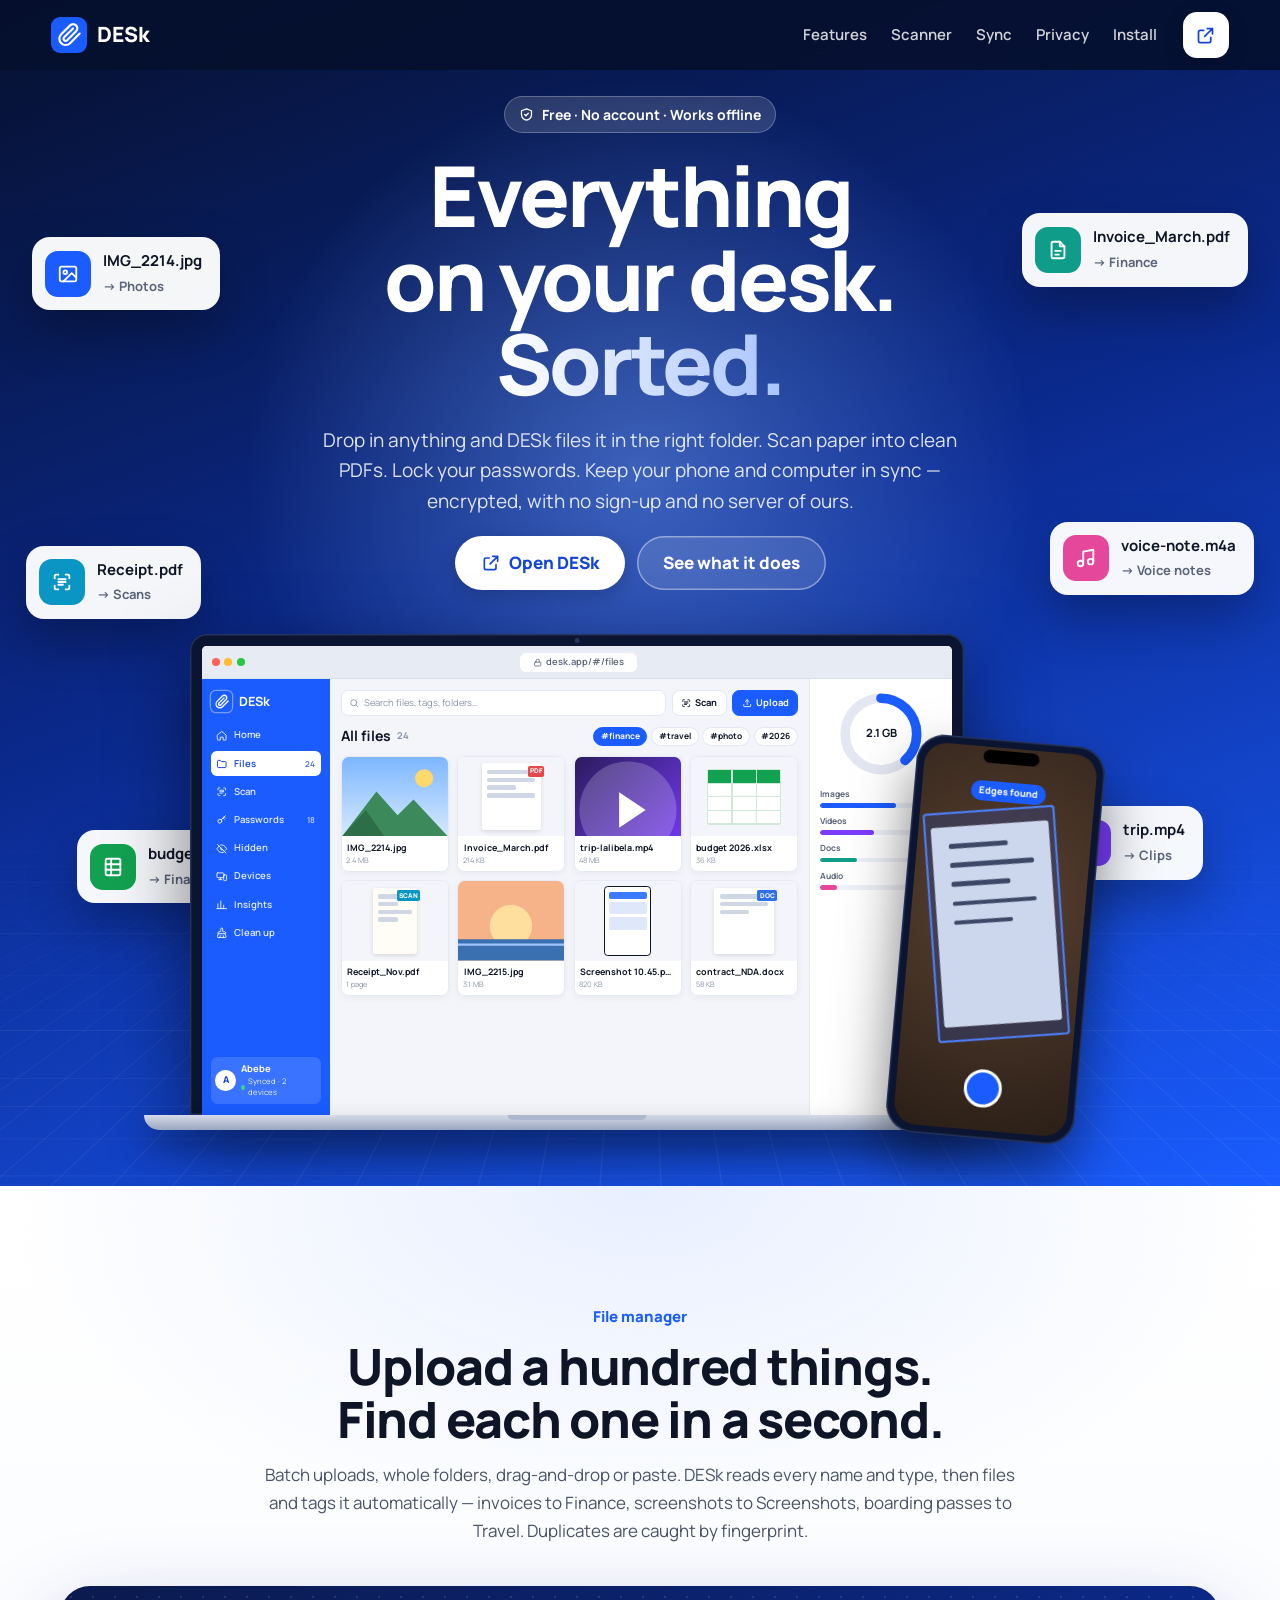
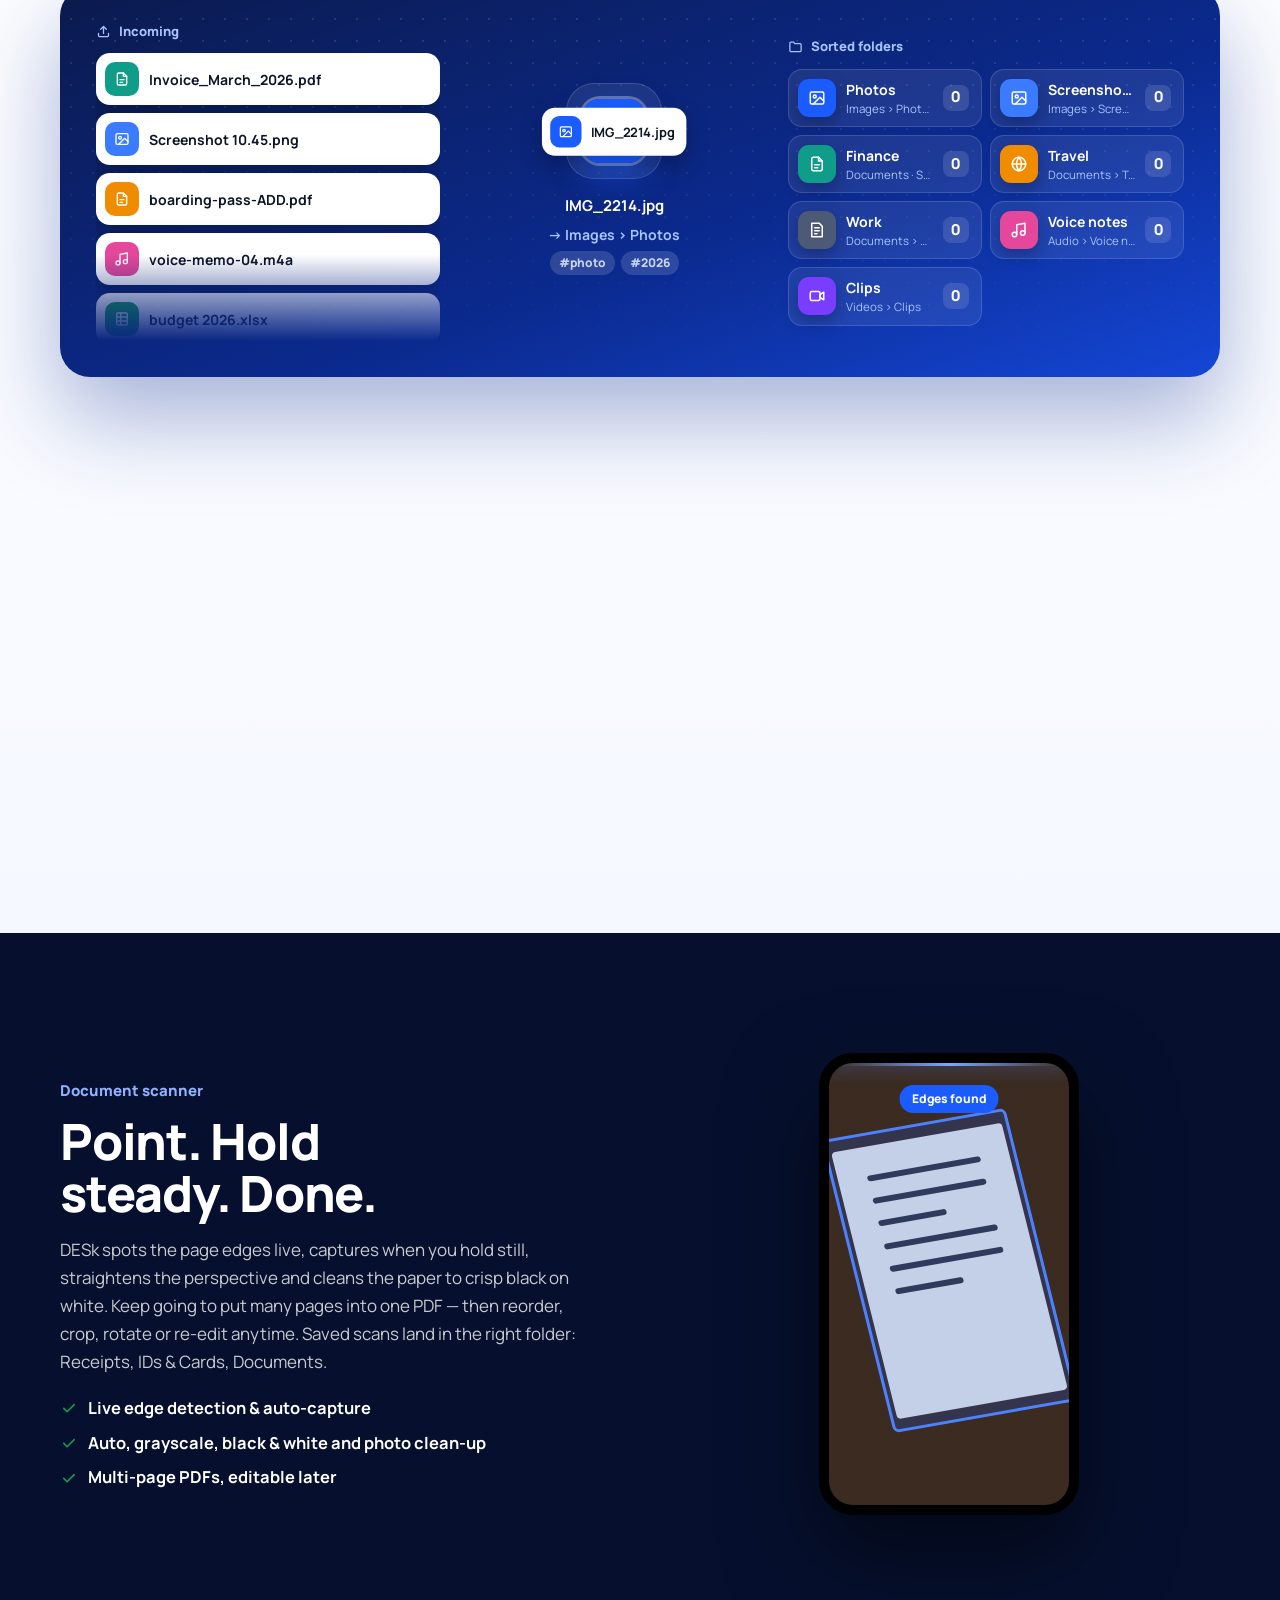
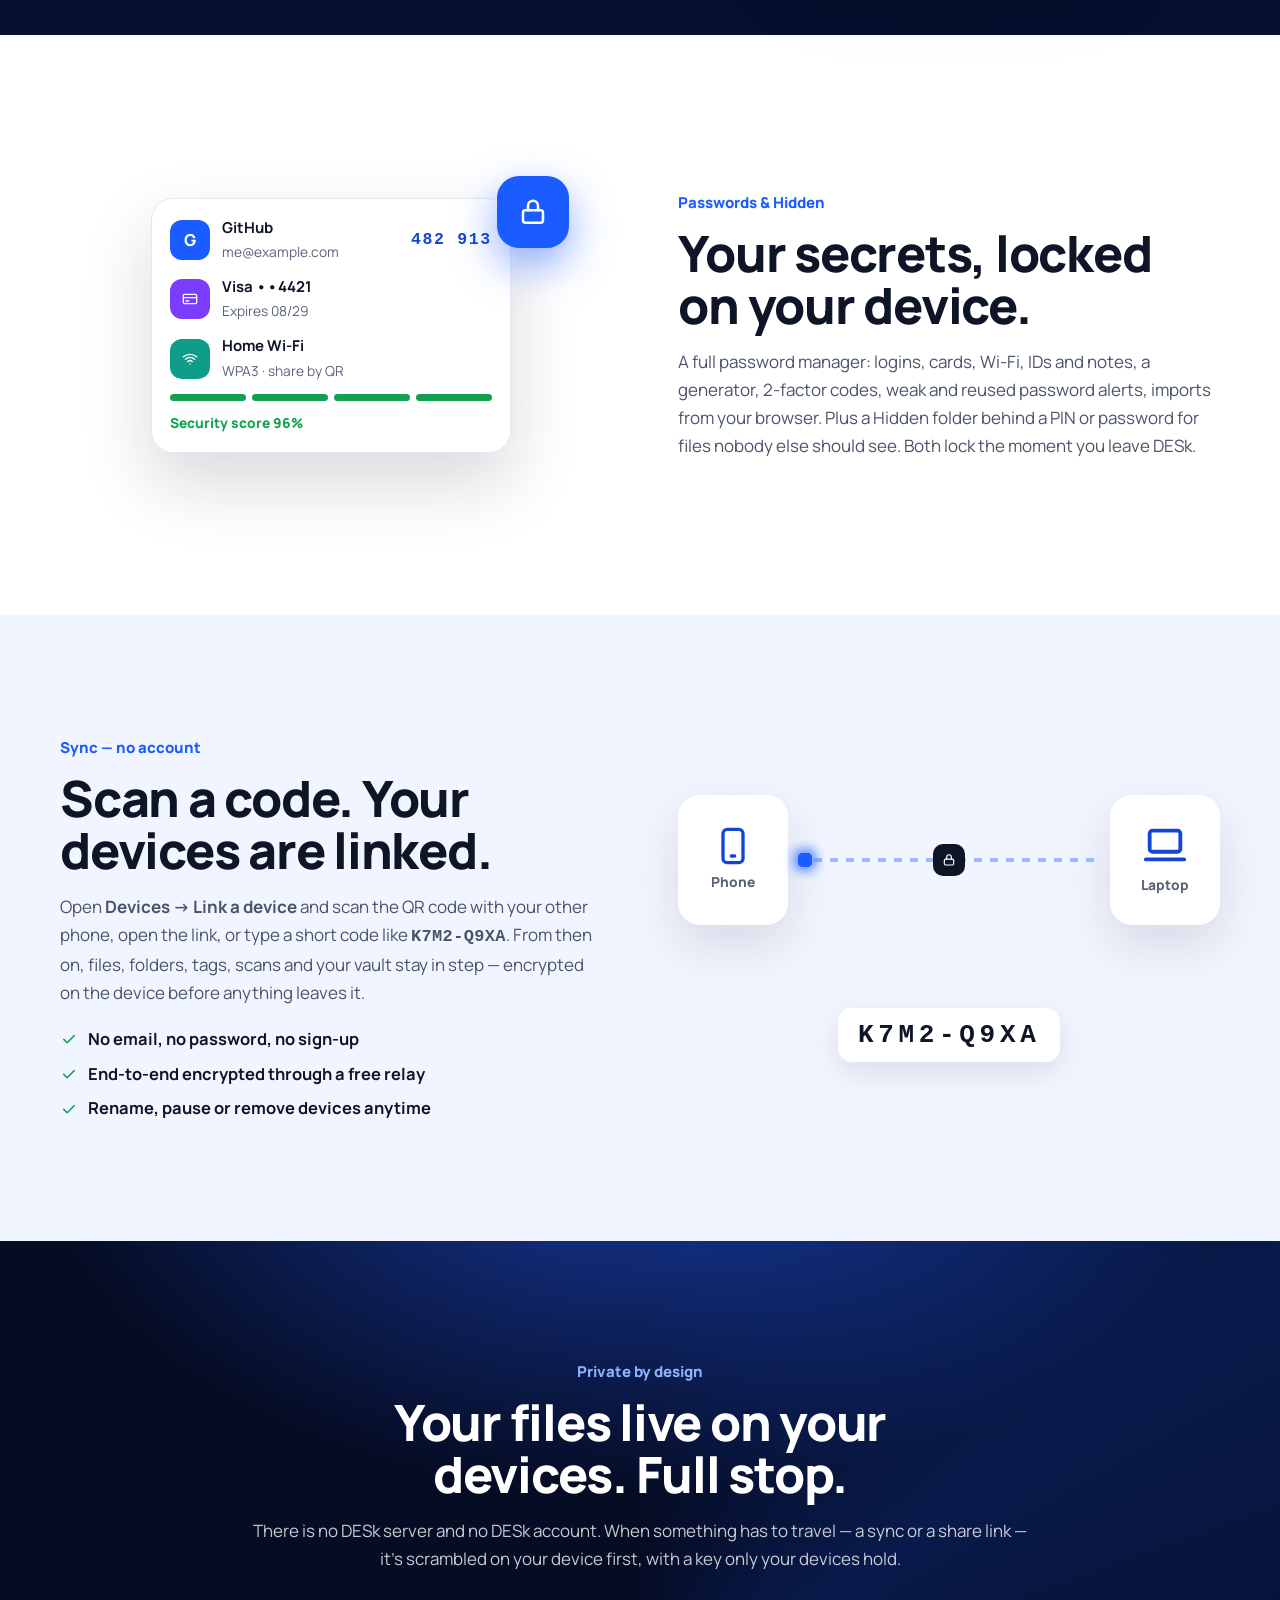
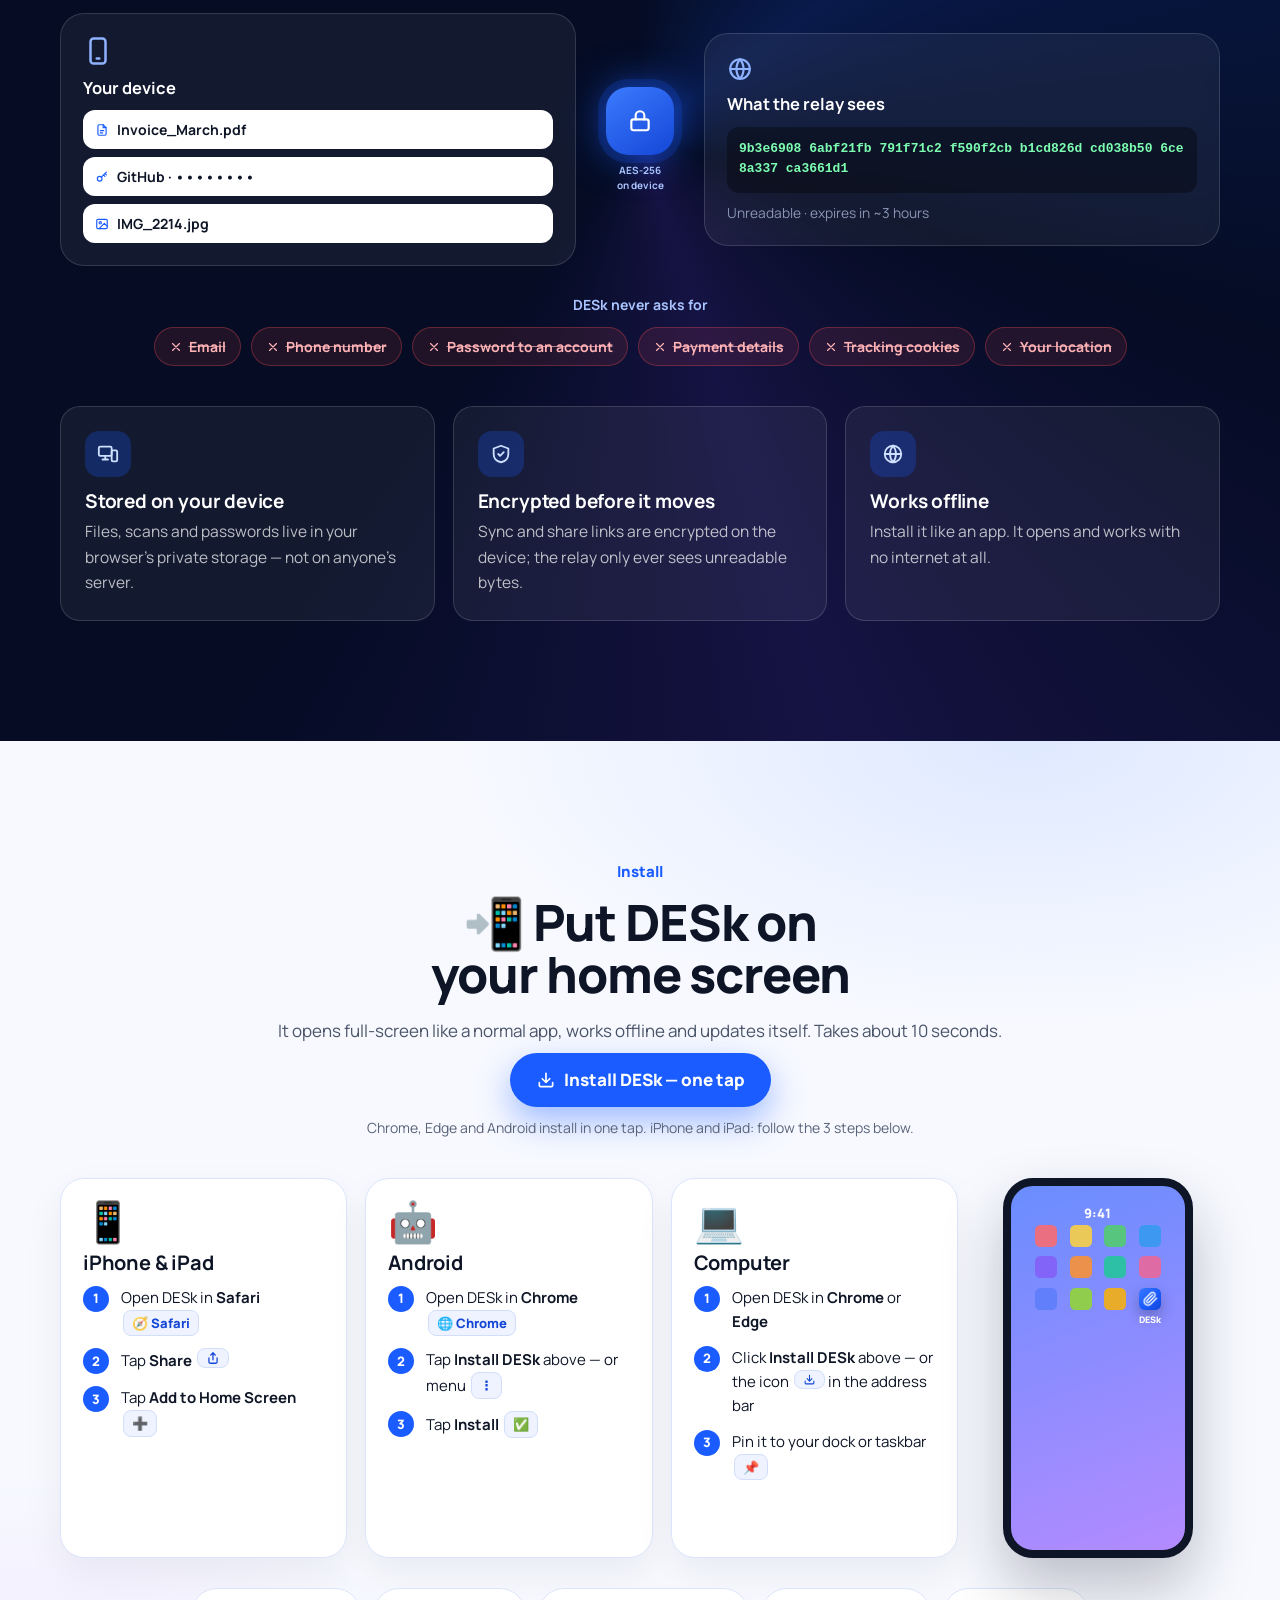
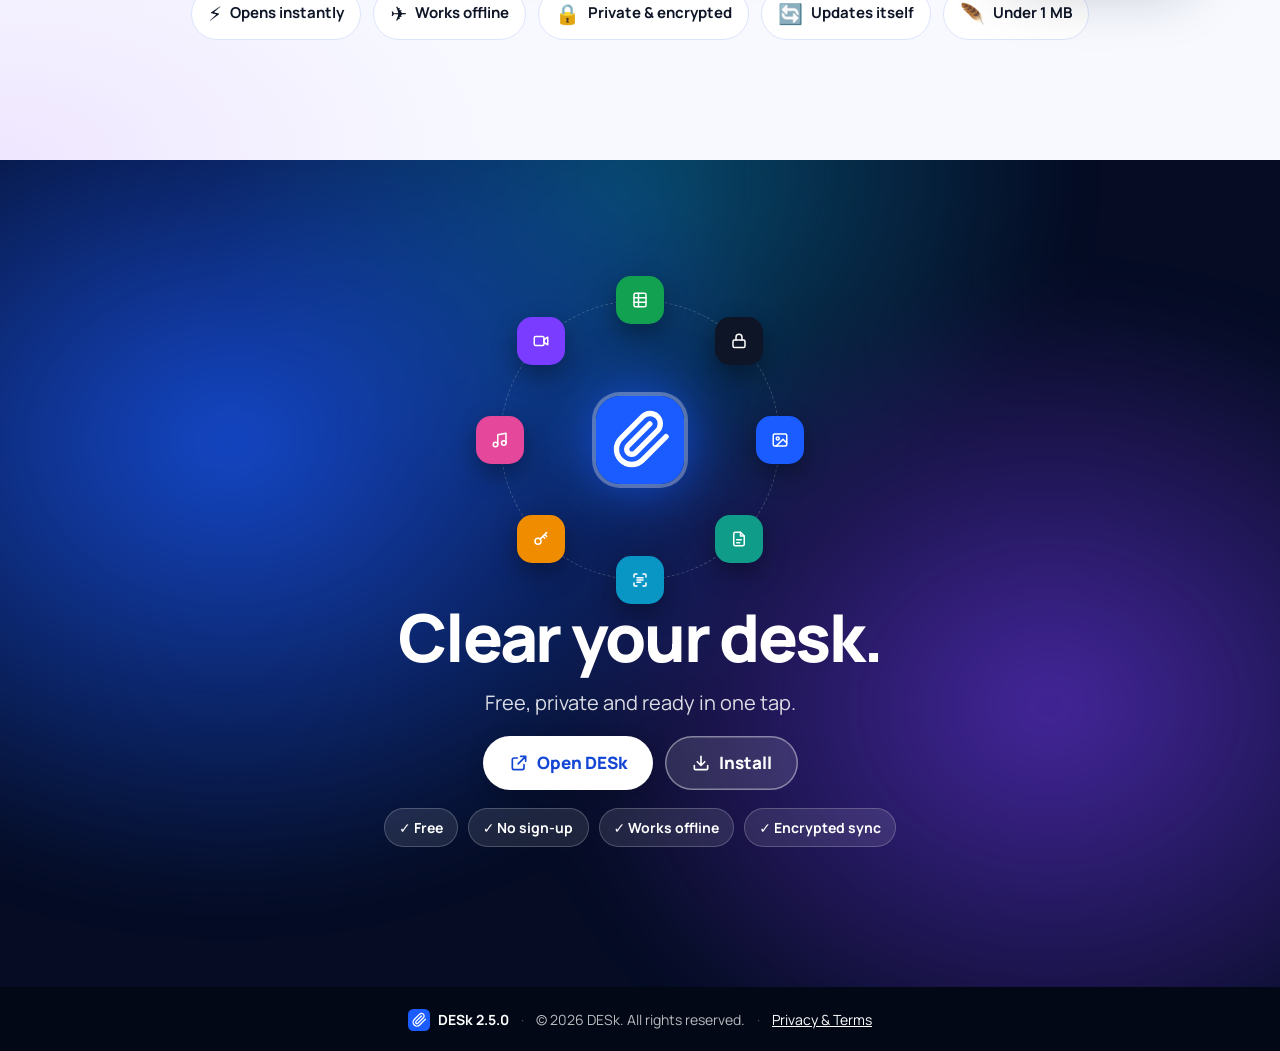
<file: index.html>
<!DOCTYPE html>
<html lang="en">
<head>
<meta charset="utf-8">
<meta name="viewport" content="width=device-width,initial-scale=1,viewport-fit=cover,interactive-widget=resizes-content">
<title>DESk | Your File Tool</title>
<meta name="description" content="DESk sorts your files automatically, scans documents into clean PDFs, keeps your passwords encrypted and syncs your devices with a QR code. Free, private, no account.">
<meta name="theme-color" content="#06102e">
<meta name="application-name" content="DESk">
<meta name="mobile-web-app-capable" content="yes">
<meta name="apple-mobile-web-app-capable" content="yes">
<meta name="apple-mobile-web-app-status-bar-style" content="black-translucent">
<meta name="apple-mobile-web-app-title" content="DESk">
<meta property="og:title" content="DESk | Your File Tool">
<meta property="og:description" content="Files sorted, documents scanned, passwords locked — private, on your device.">
<meta property="og:image" content="icons/icon-512.png">
<link rel="manifest" href="manifest.webmanifest">
<link rel="icon" href="favicon.ico" sizes="any">
<link rel="icon" type="image/svg+xml" href="icons/icon.svg">
<link rel="icon" type="image/png" sizes="32x32" href="icons/favicon-32.png">
<link rel="apple-touch-icon" href="icons/apple-touch-icon.png">
<link rel="preconnect" href="https://fonts.googleapis.com">
<link rel="preconnect" href="https://fonts.gstatic.com" crossorigin>
<link href="https://fonts.googleapis.com/css2?family=Manrope:wght@400;500;600;700;800&display=swap" rel="stylesheet" media="print" onload="this.media='all'">
<script>try{var t=localStorage.getItem('desk-theme');if(t==='light'||t==='dark')document.documentElement.dataset.theme=t}catch(e){}</script>
<script>
/* Site settings — change syncRelay to your own ntfy server if you like (see README) */
window.DESK_CONFIG = Object.assign({ syncRelay: 'https://ntfy.sh', relayMaxMB: 15 }, window.DESK_CONFIG || {});
</script>
<style>
/* Splash screen — styled inline so it paints before anything else loads */
html,body{background:#06102e;margin:0}
#splash{position:fixed;inset:0;z-index:999;display:grid;place-items:center;background:radial-gradient(900px 600px at 50% 40%,#123a9e 0,#06102e 70%);overflow:hidden;transition:opacity .6s ease,transform .6s ease,visibility 0s .6s}
#splash.out{opacity:0;transform:scale(1.06);visibility:hidden}
#splash .rings{position:absolute;width:min(78vmin,440px);aspect-ratio:1}
#splash .rings i{position:absolute;inset:0;border-radius:50%;border:2px solid rgba(90,140,255,.5);opacity:0;animation:spr 2.6s cubic-bezier(.2,.7,.3,1) infinite}
#splash .rings i:nth-child(2){animation-delay:.85s}#splash .rings i:nth-child(3){animation-delay:1.7s}
#splash .core{position:relative;display:grid;justify-items:center;gap:20px;font-family:Manrope,system-ui,-apple-system,"Segoe UI",sans-serif}
#splash .tile{width:min(32vmin,150px);aspect-ratio:1;border-radius:26%;background:linear-gradient(145deg,#3b7bff,#1A5CFF 55%,#1446d6);display:grid;place-items:center;box-shadow:0 0 0 3px rgba(255,255,255,.18),0 24px 60px rgba(26,92,255,.55);animation:spb .8s cubic-bezier(.2,1.3,.4,1) both}
#splash .tile svg{width:62%;height:62%;overflow:visible}
#splash .clip{stroke-dasharray:90;stroke-dashoffset:90;animation:spd 1.1s .35s ease-out forwards}
#splash .word{color:#fff;font-weight:800;font-size:clamp(34px,8vmin,52px);letter-spacing:-.02em;animation:spw .6s .5s both}
#splash .bar{width:min(46vmin,200px);height:4px;border-radius:4px;background:rgba(255,255,255,.12);overflow:hidden;animation:spw .6s .6s both}
#splash .bar i{display:block;height:100%;width:40%;border-radius:4px;background:#fff;box-shadow:0 0 12px #7aa7ff;animation:spl 1.1s ease-in-out infinite}
#splash .sub{min-height:1.4em;color:#c9d6f5;font-weight:600;font-size:15px;text-align:center;padding:0 20px}
@keyframes spr{0%{transform:scale(.3);opacity:.9}100%{transform:scale(1.5);opacity:0}}
@keyframes spb{0%{transform:scale(.4) rotate(-10deg);opacity:0}100%{transform:none;opacity:1}}
@keyframes spd{to{stroke-dashoffset:0}}
@keyframes spw{0%{transform:translateY(12px);opacity:0}100%{transform:none;opacity:1}}
@keyframes spl{0%{transform:translateX(-110%)}100%{transform:translateX(260%)}}
@media (prefers-reduced-motion:reduce){#splash *{animation:none!important}#splash .clip{stroke-dashoffset:0}}
</style>
<link rel="stylesheet" href="css/app.css?v=be9878bbcb">
</head>
<body>
<div id="splash" aria-hidden="true"><div class="rings"><i></i><i></i><i></i></div>
 <div class="core"><div class="tile"><svg viewBox="0 0 24 24" fill="none" stroke="#fff" stroke-width="2.2" stroke-linecap="round" stroke-linejoin="round"><path class="clip" d="m21.44 11.05-9.19 9.19a6 6 0 0 1-8.49-8.49l8.57-8.57A4 4 0 1 1 18 8.84l-8.59 8.57a2 2 0 0 1-2.83-2.83l8.49-8.48"/></svg></div>
 <div class="word">DESk</div><div class="bar"><i></i></div><div class="sub" id="spSub">&nbsp;</div></div></div>
<script>(function(){var L=["Sorting your trays…","Sharpening the scanner…","Locking the key box…","Straightening the papers…","Finding your files…","Polishing the paperclip…"],i=Math.floor(Math.random()*L.length),el=document.getElementById("spSub");function s(){if(!el||!document.getElementById("splash"))return;el.textContent=L[i++%L.length];setTimeout(s,1400)}s()})();</script>
<div id="landing" hidden></div>
<div id="onboarding" hidden></div>

<div class="app" id="app" hidden>
 <aside class="side" id="side"></aside>
 <main>
  <header class="top">
   <button class="mlogo" data-act="logo" aria-label="DESk home"></button>
   <label class="search"><span id="sIc"></span><input id="q" type="search" placeholder="Search files, tags, folders…" autocomplete="off" aria-label="Search"><kbd>/</kbd></label>
   <div class="acts" id="topActs"></div>
  </header>
  <div id="view"></div>
 </main>
 <nav class="tabs" id="tabs"></nav>
</div>
<div id="modal-root"></div>
<div id="toasts" role="status" aria-live="polite"></div>
<div id="upq"></div>
<input type="file" id="fileIn" multiple hidden>
<input type="file" id="dirIn" webkitdirectory multiple hidden>
<input type="file" id="camIn" accept="image/*" capture="environment" hidden>
<input type="file" id="imgIn" accept="image/*" multiple hidden>
<input type="file" id="hidIn" multiple hidden>
<input type="file" id="hidPhotoIn" accept="image/*,video/*" multiple hidden>
<input type="file" id="photoIn" accept="image/*,video/*" multiple hidden>
<input type="file" id="anyIn" hidden>
<script src="js/desk.js?v=94a794cdf9" defer></script>
</body>
</html>
</file>
<file: css/app.css>
/* VOICE: a calm, trustworthy utility — one confident brand blue, plenty of air, nothing decorative.
   IDEA: the office desk organiser: trays (folders), a scanner, a key box, a locked drawer.
   PICTURE: the working app itself — storage ring, sorted trays and live scanner fill the first screen.
   COLOUR and TYPE: DESk blue #1A5CFF fields on white / deep night navy; Manrope throughout.
   LAYOUT: blue sidebar on wide screens, bottom tab bar with a raised Scan button on phones. */
:root{color-scheme:light dark;
--bg:light-dark(#f3f5fb,#090e1c);--panel:light-dark(#ffffff,#111a2f);--panel2:light-dark(#f7f9fd,#0d1527);
--ink:light-dark(#0e1526,#e9eefa);--muted:light-dark(#5a6479,#94a1bb);--line:light-dark(#e2e7f1,#1f2a44);
--blue:#1A5CFF;--blue2:light-dark(#1446d6,#7aa0ff);--bsoft:light-dark(#e9f0ff,#15244c);
--side:light-dark(#1A5CFF,#0c1838);--side2:light-dark(#3a74ff,#14244f);
--red:#e5484d;--rsoft:light-dark(#fdecec,#3a1518);--green:#12a150;--gsoft:light-dark(#e6f6ec,#0f2e1d);--amber:#e9a100;--asoft:light-dark(#fff5dc,#33280c);
--r:16px;--sh:0 1px 2px rgba(14,21,38,.06),0 6px 24px rgba(14,21,38,.06);
--safe-b:env(safe-area-inset-bottom,0px);--safe-t:env(safe-area-inset-top,0px)}
:root[data-theme=light]{color-scheme:light}:root[data-theme=dark]{color-scheme:dark}
*{box-sizing:border-box;min-width:0}
html,body{height:100%}
body{margin:0;background:var(--bg);color:var(--ink);font:15.5px/1.5 Manrope,system-ui,-apple-system,"Segoe UI",sans-serif;overflow-x:clip;-webkit-tap-highlight-color:transparent}
button,input,select,textarea{font:inherit;color:inherit}
button{cursor:pointer}
a{color:var(--blue2)}
h1,h2,h3,h4{margin:0;line-height:1.15;letter-spacing:-.01em}
h1{font-size:clamp(24px,3vw,32px);font-weight:800}
h2{font-size:20px;font-weight:800}
h3{font-size:17px;font-weight:700}
p{margin:0}
.muted{color:var(--muted)}.small{font-size:13px}.b{font-weight:700}
.i{flex:none;display:block}
:focus-visible{outline:3px solid color-mix(in srgb,var(--blue) 55%,transparent);outline-offset:2px;border-radius:10px}

/* shell */
.app{display:grid;grid-template-columns:248px minmax(0,1fr);min-height:100vh}
.side{background:var(--side);color:#fff;padding:20px 14px;position:sticky;top:0;height:100vh;display:flex;flex-direction:column;gap:4px;overflow-y:auto}
.brand{display:flex;align-items:center;gap:12px;padding:4px 8px 18px;border:0;background:none;color:#fff;text-align:left;font-weight:800;font-size:22px;letter-spacing:-.02em}
.brand .logo{width:40px;height:40px;border-radius:11px;box-shadow:0 0 0 2px rgba(255,255,255,.35)}
.nav{display:flex;align-items:center;gap:12px;border:0;background:none;color:rgba(255,255,255,.86);padding:11px 12px;border-radius:12px;font-weight:600;text-align:left;width:100%;min-height:44px}
.nav:hover{background:rgba(255,255,255,.1);color:#fff}
.nav.on{background:#fff;color:#1446d6}
:root[data-theme=dark] .nav.on{background:var(--side2);color:#fff}
@media (prefers-color-scheme:dark){:root:not([data-theme=light]) .nav.on{background:var(--side2);color:#fff}}
.nav .ct{margin-left:auto;font-size:12px;opacity:.8}
.side .sep{height:1px;background:rgba(255,255,255,.18);margin:10px 8px}
.side .foot{margin-top:auto;padding:12px 10px 0;font-size:12.5px;color:rgba(255,255,255,.78);display:flex;gap:8px;align-items:center}
.dot{width:8px;height:8px;border-radius:50%;background:#9aa6bd;flex:none}.dot.ok{background:#3ddc84}.dot.busy{background:#ffd34d}.dot.err{background:#ff6b6b}
main{min-width:0;display:flex;flex-direction:column}
.top{position:sticky;top:0;z-index:20;background:color-mix(in srgb,var(--bg) 88%,transparent);backdrop-filter:blur(12px);display:flex;align-items:center;gap:12px;padding:14px max(3vw,16px);padding-top:calc(14px + var(--safe-t))}
.top .mlogo{display:none}
.search{flex:1;max-width:560px;display:flex;align-items:center;gap:8px;background:var(--panel);border:1px solid var(--line);border-radius:14px;padding:0 12px;min-height:46px}
.search input,.search input[type=search],.search input:focus{border:0;background:none;outline:none;box-shadow:none;flex:1;font-size:16px;min-height:44px;padding:0}
.search kbd{font:12px Manrope;border:1px solid var(--line);border-radius:6px;padding:1px 6px;color:var(--muted)}
.top .acts{display:flex;gap:8px;margin-left:auto}
#view{padding:8px max(3vw,16px) 40px;flex:1;max-width:1320px;width:100%}
.tabs{display:none}

/* controls */
.btn{display:inline-flex;align-items:center;justify-content:center;gap:8px;border:1px solid var(--line);background:var(--panel);border-radius:12px;padding:0 16px;min-height:44px;font-weight:700;white-space:nowrap;transition:transform .08s}
.btn:active{transform:scale(.97)}
.btn,.chip,.badge,.shutter{flex-shrink:0}
.btn .i{flex:none}
.btn.wrap{white-space:normal;text-align:left;justify-content:flex-start;padding:10px 16px;line-height:1.3}
.btn.pri{background:var(--blue);border-color:var(--blue);color:#fff}
.btn.pri:hover{background:#1450ec}
.btn.danger{background:var(--red);border-color:var(--red);color:#fff}
.btn.ghost{background:transparent;border-color:transparent}
.btn.ghost:hover{background:var(--bsoft)}
.btn.soft{background:var(--bsoft);border-color:transparent;color:var(--blue2)}
.btn.sm{min-height:36px;padding:0 12px;font-size:14px;border-radius:10px}
.btn.icon{padding:0;width:44px}.btn.icon.sm{width:36px}
.btn:disabled{opacity:.45;pointer-events:none}
.row{display:flex;gap:10px;align-items:center;flex-wrap:wrap}.row.end{justify-content:flex-end}.row.between{justify-content:space-between}
.grow{flex:1}
.fld{display:grid;gap:6px;margin:0 0 14px}
.fld>span{font-size:13.5px;font-weight:700;color:var(--muted)}
input[type=text],input[type=password],input[type=number],input[type=search],input[type=url],input[type=email],input:not([type]),select,textarea{width:100%;border:1px solid var(--line);background:var(--panel2);border-radius:12px;padding:10px 12px;min-height:46px;font-size:16px;outline:none}
textarea{min-height:90px;resize:vertical}
input:focus,select:focus,textarea:focus{border-color:var(--blue);box-shadow:0 0 0 3px color-mix(in srgb,var(--blue) 18%,transparent)}
.sw{position:relative;display:inline-flex;align-items:center;gap:10px;cursor:pointer;min-height:44px}
.sw input{appearance:none;width:46px;height:28px;border-radius:20px;background:var(--line);position:relative;margin:0;cursor:pointer;flex:none;transition:background .15s}
.sw input::after{content:"";position:absolute;top:3px;left:3px;width:22px;height:22px;border-radius:50%;background:#fff;box-shadow:0 1px 3px rgba(0,0,0,.25);transition:left .15s}
.sw input:checked{background:var(--blue)}.sw input:checked::after{left:21px}
input[type=range]{width:100%;accent-color:var(--blue)}
input[type=checkbox].ck{-webkit-appearance:none;appearance:none;width:22px;height:22px;margin:0;cursor:pointer;flex:none;border:2px solid light-dark(#9aa3b2,#5d6a85);border-radius:6px;background:light-dark(#fff,#0d1527);display:inline-grid;place-items:center;transition:background .12s,border-color .12s}
input[type=checkbox].ck::after{content:'';width:10px;height:5px;border:solid #fff;border-width:0 0 2.5px 2.5px;transform:rotate(-45deg) translate(1px,-1px);opacity:0}
input[type=checkbox].ck:hover{border-color:#6b7484}
input[type=checkbox].ck:checked{background:var(--blue);border-color:var(--blue)}
input[type=checkbox].ck:checked::after{opacity:1}
input[type=checkbox].ck:focus-visible{outline:3px solid var(--bsoft);outline-offset:1px}
.chip{display:inline-flex;align-items:center;gap:6px;border:1px solid var(--line);background:var(--panel);border-radius:999px;padding:0 12px;min-height:34px;font-size:13.5px;font-weight:600;white-space:nowrap}
.chip.on{background:var(--blue);border-color:var(--blue);color:#fff}
.chips{display:flex;gap:8px;overflow-x:auto;padding-bottom:4px;scrollbar-width:none}
.chips::-webkit-scrollbar{display:none}
.chips>*{flex:none}
.badge{display:inline-flex;align-items:center;gap:4px;font-size:12px;font-weight:700;border-radius:999px;padding:2px 8px;background:var(--bsoft);color:var(--blue2)}
.badge.red{background:var(--rsoft);color:var(--red)}.badge.green{background:var(--gsoft);color:var(--green)}.badge.amber{background:var(--asoft);color:#a06d00}
.card{background:var(--panel);border:1px solid var(--line);border-radius:var(--r);padding:18px;box-shadow:var(--sh)}
.card h3{margin-bottom:10px}
.grid{display:grid;gap:16px}
.g2{grid-template-columns:repeat(2,minmax(0,1fr))}.g3{grid-template-columns:repeat(3,minmax(0,1fr))}.g4{grid-template-columns:repeat(4,minmax(0,1fr))}
.sect{margin:26px 0 12px;display:flex;align-items:center;gap:10px;justify-content:space-between;flex-wrap:wrap}
.empty{text-align:center;padding:48px 20px;color:var(--muted)}
.empty>.i,.empty>span>.i{margin:0 auto 12px;color:var(--blue)}
.empty>.i{display:block}
.empty h3{color:var(--ink);margin-bottom:6px}
hr{border:0;border-top:1px solid var(--line);margin:16px 0}
.kv{display:grid;grid-template-columns:auto minmax(0,1fr);gap:8px 16px;font-size:14px}
.kv dt{color:var(--muted)}.kv dd{margin:0;font-weight:600;overflow-wrap:anywhere;text-align:right}
.bar{height:8px;background:var(--line);border-radius:9px;overflow:hidden}
.bar>i{display:block;height:100%;background:var(--blue);border-radius:9px}

/* home */
.hero{display:grid;grid-template-columns:minmax(0,1.25fr) minmax(0,1fr);gap:16px}
.ringcard{display:flex;gap:22px;align-items:center}
.ring{width:150px;height:150px;flex:none;position:relative}
.ring svg{width:100%;height:100%;transform:rotate(-90deg)}
.ring .lab{position:absolute;inset:0;display:grid;place-content:center;text-align:center}
.ring .lab b{font-size:24px;font-weight:800;line-height:1.1}
.qa{display:grid;grid-template-columns:repeat(auto-fill,minmax(130px,1fr));gap:10px}
.qa button{display:flex;flex-direction:column;align-items:flex-start;gap:10px;border:1px solid var(--line);background:var(--panel);border-radius:14px;padding:14px;font-weight:700;text-align:left;min-height:92px}
.qa button:hover{border-color:var(--blue)}
.qa .ib{width:38px;height:38px;border-radius:11px;display:grid;place-items:center;background:var(--bsoft);color:var(--blue2)}
.cats{display:grid;grid-template-columns:repeat(auto-fill,minmax(140px,1fr));gap:12px}
.cat{border:1px solid var(--line);background:var(--panel);border-radius:14px;padding:14px;text-align:left;display:grid;gap:8px}
.cat:hover{border-color:var(--blue)}
.cat .ib{width:36px;height:36px;border-radius:10px;display:grid;place-items:center;color:#fff}

/* files */
.fwrap{display:grid;grid-template-columns:230px minmax(0,1fr);gap:20px;align-items:start}
.tree{position:sticky;top:84px;background:var(--panel);border:1px solid var(--line);border-radius:var(--r);padding:10px;max-height:calc(100vh - 110px);overflow:auto}
.tree button{display:flex;width:100%;align-items:center;gap:10px;border:0;background:none;padding:8px 10px;border-radius:10px;text-align:left;font-weight:600;font-size:14px;min-height:38px}
.tree button:hover{background:var(--bsoft)}
.tree button.on{background:var(--blue);color:#fff}
.tree button .n{margin-left:auto;font-size:12px;opacity:.7}
.tree .sub{padding-left:22px}
.tree .lbl{font-size:12px;font-weight:700;color:var(--muted);padding:12px 10px 4px}
.drop{border:2px dashed color-mix(in srgb,var(--blue) 45%,var(--line));background:color-mix(in srgb,var(--bsoft) 60%,transparent);border-radius:var(--r);padding:18px;display:flex;align-items:center;gap:16px;flex-wrap:wrap;margin-bottom:14px}
.drop .ib{width:46px;height:46px;border-radius:13px;background:var(--blue);color:#fff;display:grid;place-items:center;flex:none}
.tool{display:flex;gap:8px;align-items:center;flex-wrap:wrap;margin-bottom:12px}
.tool h2{flex:1 0 auto;white-space:nowrap}
.tool select{width:auto;min-height:40px;padding:6px 10px;border-radius:10px;font-size:14px}
.fgrid{display:grid;grid-template-columns:repeat(auto-fill,minmax(160px,1fr));gap:14px}
.fc{position:relative;background:var(--panel);border:1px solid var(--line);border-radius:14px;overflow:hidden;display:flex;flex-direction:column;text-align:left;padding:0;cursor:pointer}
.fc:hover{border-color:var(--blue);box-shadow:var(--sh)}
.fc.sel{outline:3px solid var(--blue);border-color:var(--blue)}
.fc .th{aspect-ratio:4/3;background:var(--panel2);display:grid;place-items:center;overflow:hidden;position:relative}
.fc .th img{width:100%;height:100%;object-fit:cover}
.fc .th .ext{position:absolute;bottom:8px;left:8px;font-size:11px;font-weight:800;background:rgba(0,0,0,.55);color:#fff;border-radius:6px;padding:1px 6px;text-transform:uppercase}
.fc .meta{padding:10px 12px 12px;display:grid;gap:2px}
.fc .nm{font-weight:700;font-size:14px;white-space:nowrap;overflow:hidden;text-overflow:ellipsis}
.fc .sub{font-size:12px;color:var(--muted);display:flex;gap:6px;align-items:center}
.fc .flags{position:absolute;top:8px;right:8px;display:flex;gap:4px}
.fc .flags span{background:rgba(255,255,255,.92);color:#1446d6;border-radius:8px;width:26px;height:26px;display:grid;place-items:center}
.fc .ckw{position:absolute;top:8px;left:8px;line-height:0;display:none;filter:drop-shadow(0 1px 3px rgba(0,0,0,.25))}
.selmode .fc .ckw,.fc.sel .ckw{display:block}
.flist{display:grid;gap:6px}
.fl{display:grid;grid-template-columns:auto 44px minmax(0,1fr) auto auto;align-items:center;gap:12px;background:var(--panel);border:1px solid var(--line);border-radius:12px;padding:8px 12px;cursor:pointer;text-align:left}
.fl:hover{border-color:var(--blue)}.fl.sel{outline:3px solid var(--blue)}
.fl .th{width:44px;height:44px;border-radius:10px;overflow:hidden;background:var(--panel2);display:grid;place-items:center}
.fl .th img{width:100%;height:100%;object-fit:cover}
.fl .ckw{display:none}.selmode .fl .ckw,.fl.sel .ckw{display:block}
.fl .nm{font-weight:700;white-space:nowrap;overflow:hidden;text-overflow:ellipsis}
.fl .r{font-size:13px;color:var(--muted);white-space:nowrap;text-align:right}
.bulk{position:sticky;top:76px;z-index:15;display:flex;gap:8px;align-items:center;flex-wrap:wrap;background:var(--ink);color:var(--bg);border-radius:14px;padding:8px 10px 8px 16px;margin-bottom:12px;box-shadow:0 8px 30px rgba(0,0,0,.2)}
.bulk .btn{background:transparent;border-color:transparent;color:inherit}
.bulk .btn:hover{background:rgba(127,127,127,.25)}

/* modal */
#modal-root .mwrap{position:fixed;inset:0;z-index:100;background:rgba(6,10,22,.55);display:grid;place-items:center;padding:16px;animation:fade .15s}
.modal{background:var(--panel);border-radius:20px;width:min(520px,100%);max-height:calc(100vh - 32px);overflow:auto;padding:22px;box-shadow:0 24px 80px rgba(0,0,0,.35)}
.modal.wide{width:min(1080px,100%)}.modal.mid{width:min(720px,100%)}
.modal.full{width:100%;height:100%;max-height:none;border-radius:0;padding:0;display:flex;flex-direction:column;background:#05070d;color:#fff}
.modal h3{margin-bottom:12px}
.mhead{display:flex;align-items:center;gap:10px;margin:-4px 0 14px}
.mhead h3{margin:0;flex:1;overflow:hidden;text-overflow:ellipsis;white-space:nowrap}
@keyframes fade{from{opacity:0}}
@keyframes pop{from{transform:translateY(12px);opacity:0}}
.modal{animation:pop .18s}
#toasts{position:fixed;left:50%;transform:translateX(-50%);bottom:calc(24px + var(--safe-b));z-index:200;display:grid;gap:8px;justify-items:center;pointer-events:none;width:min(92vw,460px)}
.toast{background:var(--ink);color:var(--bg);padding:12px 16px;border-radius:12px;font-weight:600;font-size:14px;box-shadow:0 8px 30px rgba(0,0,0,.25);animation:pop .2s;pointer-events:auto;display:flex;gap:10px;align-items:center}
.toast.err{background:var(--red);color:#fff}
#upq{position:fixed;right:20px;bottom:calc(20px + var(--safe-b));z-index:90;width:min(360px,calc(100vw - 32px))}
.upq{background:var(--panel);border:1px solid var(--line);border-radius:16px;padding:14px 16px;box-shadow:0 12px 40px rgba(0,0,0,.18)}
.dragover::after{content:"Drop to upload — DESk will sort everything";position:fixed;inset:12px;border:3px dashed var(--blue);border-radius:24px;background:color-mix(in srgb,var(--blue) 14%,transparent);display:grid;place-items:center;font-size:22px;font-weight:800;color:var(--blue2);z-index:300;pointer-events:none}

/* preview */
.pv{display:grid;grid-template-columns:minmax(0,1fr) 300px;gap:20px}
.pvm{background:var(--panel2);border-radius:14px;min-height:320px;display:grid;place-items:center;overflow:hidden}
.pvm img,.pvm video{max-width:100%;max-height:70vh;display:block}
.pvm iframe{width:100%;height:70vh;border:0;background:#fff}
.pvm pre{margin:0;padding:16px;width:100%;max-height:70vh;overflow:auto;font:13px/1.5 ui-monospace,Menlo,monospace;white-space:pre-wrap}
.pages{display:grid;gap:12px;padding:12px;width:100%;max-height:70vh;overflow:auto}
.pages img{width:100%;border-radius:6px;box-shadow:0 2px 10px rgba(0,0,0,.15)}
.tagl{display:flex;flex-wrap:wrap;gap:6px}

/* scanner */
.scn{position:relative;flex:1;display:grid;place-items:center;overflow:hidden;background:#000}
.scn video,.scn canvas.ov{position:absolute;inset:0;width:100%;height:100%;object-fit:contain}
.scbar{display:flex;align-items:center;justify-content:space-between;gap:12px;padding:12px 16px;padding-bottom:calc(14px + var(--safe-b));background:#05070d}
.scbar>b{flex:1 1 auto;min-width:0;text-align:center;overflow:hidden;text-overflow:ellipsis;white-space:nowrap}
.scbar.topb{padding-top:calc(12px + var(--safe-t));padding-bottom:12px}
.shutter{width:74px;height:74px;border-radius:50%;border:5px solid #fff;background:var(--blue);box-shadow:0 0 0 4px rgba(26,92,255,.4)}
.shutter:active{transform:scale(.94)}
.scmsg{position:absolute;top:18px;left:50%;transform:translateX(-50%);background:rgba(0,0,0,.6);color:#fff;padding:8px 14px;border-radius:999px;font-weight:700;font-size:14px;z-index:3;white-space:nowrap}
.scmsg.go{background:var(--blue)}
.flash{position:absolute;inset:0;background:#fff;opacity:0;pointer-events:none;z-index:4}
.flash.on{animation:flash .35s}
@keyframes flash{0%{opacity:.85}100%{opacity:0}}
.strip{display:flex;gap:8px;overflow-x:auto;max-width:50vw}
.strip img{height:52px;border-radius:6px;border:2px solid #fff}
.dark .btn{background:rgba(255,255,255,.1);border-color:rgba(255,255,255,.15);color:#fff}
.dark .btn.pri{background:var(--blue);border-color:var(--blue)}
.dark .chip{background:rgba(255,255,255,.08);border-color:rgba(255,255,255,.18);color:#fff}
.dark .chip.on{background:var(--blue);border-color:var(--blue)}
.revside label{font-size:13px;font-weight:700;color:#aab4cc}
.revside input{background:#141a2a;border-color:#263049;color:#fff}
.pthumbs{display:flex;gap:10px;overflow-x:auto;padding:10px 16px;background:#05070d}
.pthumbs button{position:relative;border:2px solid transparent;border-radius:8px;padding:0;background:none;flex:none}
.pthumbs button.on{border-color:var(--blue)}
.pthumbs img{height:76px;display:block;border-radius:6px}
.pthumbs span{position:absolute;bottom:3px;right:3px;background:var(--blue);color:#fff;font-size:11px;font-weight:800;border-radius:6px;padding:0 5px}
.loupe{position:absolute;width:110px;height:110px;border-radius:50%;border:3px solid #fff;box-shadow:0 4px 20px rgba(0,0,0,.5);pointer-events:none;display:none;z-index:5}
.nocam{max-width:420px;text-align:center;padding:24px;display:grid;gap:14px;justify-items:center}
.nocam .ib{width:72px;height:72px;border-radius:20px;background:var(--blue);display:grid;place-items:center}
.scans{display:grid;grid-template-columns:repeat(auto-fill,minmax(170px,1fr));gap:14px}
.sc{background:var(--panel);border:1px solid var(--line);border-radius:14px;overflow:hidden}
.sc .th{aspect-ratio:3/4;background:var(--panel2);display:grid;place-items:center;cursor:pointer;position:relative}
.sc .th img{width:100%;height:100%;object-fit:cover;object-position:top}
.sc .th .badge{position:absolute;top:8px;left:8px}
.sc .meta{padding:10px 12px}
.sc .acts{display:flex;gap:2px;padding:0 6px 8px}

/* vault & hidden */
.vlist{display:grid;gap:8px}
.vi{display:grid;grid-template-columns:44px minmax(0,1fr) auto;gap:12px;align-items:center;background:var(--panel);border:1px solid var(--line);border-radius:14px;padding:10px 12px;text-align:left;cursor:pointer;width:100%}
.vi:hover{border-color:var(--blue)}
.vi .av{width:44px;height:44px;border-radius:12px;display:grid;place-items:center;color:#fff;font-weight:800;font-size:18px}
.vi .t{font-weight:700;overflow:hidden;text-overflow:ellipsis;white-space:nowrap}
.vi .s{font-size:13px;color:var(--muted);overflow:hidden;text-overflow:ellipsis;white-space:nowrap}
.lockbox{max-width:420px;margin:6vh auto;text-align:center;display:grid;gap:16px;justify-items:center}
.lockbox .ib{width:76px;height:76px;border-radius:22px;background:var(--blue);color:#fff;display:grid;place-items:center}
.lockbox form{width:100%;display:grid;gap:12px;text-align:left}
.pins{display:flex;gap:12px;justify-content:center;min-height:20px}
.pins i{width:16px;height:16px;border-radius:50%;border:2px solid var(--blue)}.pins i.f{background:var(--blue)}
.pad{display:grid;grid-template-columns:repeat(3,76px);gap:12px;justify-content:center}
.pad button{height:76px;border-radius:50%;border:1px solid var(--line);background:var(--panel);font-size:26px;font-weight:700;display:grid;place-items:center;padding:0;line-height:1}
.pad button .i{display:block;margin:auto}
.pad button:active{background:var(--bsoft)}
.fieldv{display:flex;align-items:center;gap:8px;border:1px solid var(--line);border-radius:12px;padding:6px 6px 6px 12px;background:var(--panel2);margin-bottom:10px}
.fieldv .v{flex:1;overflow-wrap:anywhere;font-weight:600}
.fieldv .l{display:block;font-size:12px;color:var(--muted);font-weight:700}
.mono{font-family:ui-monospace,Menlo,Consolas,monospace;letter-spacing:.02em}
.meter{display:flex;gap:4px;margin-top:6px}.meter i{flex:1;height:6px;border-radius:4px;background:var(--line)}
.totp{display:flex;align-items:center;gap:12px;font-size:28px;font-weight:800;letter-spacing:.12em}
.genout{font:600 20px/1.4 ui-monospace,Menlo,monospace;background:var(--panel2);border:1px solid var(--line);border-radius:12px;padding:14px;overflow-wrap:anywhere;min-height:60px}

/* devices & insights */
.dev{display:grid;grid-template-columns:52px minmax(0,1fr) auto;gap:14px;align-items:center;padding:14px 0;border-top:1px solid var(--line)}
.dev:first-child{border-top:0}
.dev .ib{width:52px;height:52px;border-radius:14px;background:var(--bsoft);color:var(--blue2);display:grid;place-items:center}
.qrbox{background:#fff;border-radius:16px;padding:14px;width:240px;max-width:100%;margin:0 auto}
.qrbox svg{display:block;width:100%;height:auto}
.code{font:800 34px/1 ui-monospace,Menlo,monospace;letter-spacing:.2em;text-align:center}
.stat{display:grid;gap:4px}
.stat b{font-size:26px;font-weight:800;line-height:1.1;font-variant-numeric:tabular-nums}
.stat span{font-size:13px;color:var(--muted);font-weight:600}
.hrow{display:grid;grid-template-columns:120px minmax(0,1fr) 80px;gap:12px;align-items:center;font-size:14px;padding:5px 0}
.hrow .r{text-align:right;color:var(--muted);font-variant-numeric:tabular-nums;white-space:nowrap}
.months{display:flex;align-items:flex-end;gap:6px;height:120px}
.months div{flex:1;display:flex;flex-direction:column;justify-content:flex-end;align-items:center;gap:4px;height:100%;font-size:11px;color:var(--muted)}
.months i{display:block;width:100%;background:var(--blue);border-radius:6px 6px 2px 2px;min-height:2px}
.cl{display:grid;grid-template-columns:auto 40px minmax(0,1fr) auto;gap:12px;align-items:center;padding:8px 0;border-top:1px solid var(--line)}
.cl .th{width:40px;height:40px;border-radius:9px;background:var(--panel2);display:grid;place-items:center;overflow:hidden}
.cl .th img{width:100%;height:100%;object-fit:cover}
.cl .nm{font-weight:600;font-size:14px;overflow:hidden;text-overflow:ellipsis;white-space:nowrap}
.share-land{max-width:520px;margin:6vh auto;text-align:center;display:grid;gap:16px;justify-items:center}
.share-land img.pv{max-width:100%;max-height:50vh;border-radius:12px}

@media (max-width:1100px){.g4{grid-template-columns:repeat(2,minmax(0,1fr))}.pv{grid-template-columns:1fr}}
@media (max-width:900px){
 .app{grid-template-columns:1fr}
 .side{display:none}
 .top .mlogo{display:block;width:36px;height:36px;border-radius:10px;border:0;padding:0;background:none}
 .top .mlogo svg{width:36px;height:36px}
 .top .acts .hide-m{display:none}
 #view{padding-bottom:calc(110px + var(--safe-b))}
 .tabs{display:grid;grid-template-columns:repeat(5,1fr);position:fixed;left:0;right:0;bottom:0;z-index:50;background:var(--panel);border-top:1px solid var(--line);padding:6px 6px calc(6px + var(--safe-b))}
 .tabs button{border:0;background:none;display:grid;justify-items:center;gap:2px;font-size:11.5px;font-weight:700;color:var(--muted);padding:6px 0;min-height:52px}
 .tabs button.on{color:var(--blue2)}
 .tabs .scanb{position:relative;top:-18px}
 .tabs .scanb span.c{width:58px;height:58px;border-radius:18px;background:var(--blue);color:#fff;display:grid;place-items:center;box-shadow:0 8px 20px rgba(26,92,255,.45)}
 .fwrap{grid-template-columns:1fr}
 .tree{position:static;max-height:none;display:flex;gap:6px;overflow-x:auto;padding:6px}
 .tree button{width:auto;white-space:nowrap;flex:none}
 .tree .lbl,.tree .sub{display:none}
 .tree .sub.on-parent{display:flex}
 .hero{grid-template-columns:1fr}
 .g3{grid-template-columns:1fr}
 #upq{bottom:calc(84px + var(--safe-b))}
 #toasts{bottom:calc(96px + var(--safe-b))}
}
@media (max-width:600px){
 .g2{grid-template-columns:1fr}
 .ringcard{flex-direction:column;align-items:flex-start}
 .ringcard .grid{grid-template-columns:repeat(2,minmax(0,1fr))}
 .fgrid{grid-template-columns:repeat(2,minmax(0,1fr));gap:10px}
 .fl{grid-template-columns:auto 40px minmax(0,1fr) auto}.fl .r.d{display:none}
 .modal{padding:18px;border-radius:18px}
 #modal-root .mwrap{padding:8px;align-items:end}
 .modal.full{border-radius:0}
 .hrow{grid-template-columns:90px minmax(0,1fr) 70px}
 .search kbd{display:none}
 .hide-s{display:none}
 .tool h2{flex-basis:100%}
 .tool select{flex:1}
 .pad{grid-template-columns:repeat(3,68px)}.pad button{height:68px}
}
@media (prefers-reduced-motion:reduce){*{animation:none!important;transition:none!important}}

/* ===== v2: profile, sync, share ===== */
[hidden]{display:none!important}
.avatar{width:36px;height:36px;border-radius:50%;background:rgba(255,255,255,.18);color:#fff;display:grid;place-items:center;overflow:hidden;flex:none;font-weight:800}
.avatar img{width:100%;height:100%;object-fit:cover}
.avatar.xl{width:84px;height:84px;background:var(--bsoft);color:var(--blue2);border:3px solid var(--panel);box-shadow:0 0 0 2px var(--blue)}
.side .me{margin-top:auto;display:flex;gap:10px;align-items:center;border:0;background:rgba(255,255,255,.1);color:#fff;border-radius:14px;padding:10px;text-align:left;width:100%}
.side .me:hover{background:rgba(255,255,255,.18)}
.side .me b{display:block;font-size:14px;white-space:nowrap;overflow:hidden;text-overflow:ellipsis}
.side .me .foot{margin:0;padding:0;font-size:12px}
.linkhero{text-align:center;display:grid;gap:14px;justify-items:center;padding:clamp(22px,4vw,40px)}
.linkhero p{max-width:560px}
.lh-art{display:flex;align-items:center;gap:14px;color:var(--blue2)}
.lh-dots{display:flex;gap:6px}.lh-dots i{width:8px;height:8px;border-radius:50%;background:var(--blue);animation:lhd 1.2s infinite}
.lh-dots i:nth-child(2){animation-delay:.2s}.lh-dots i:nth-child(3){animation-delay:.4s}
@keyframes lhd{0%,100%{opacity:.25;transform:scale(.8)}50%{opacity:1;transform:scale(1.15)}}
.sharegrid{display:grid;grid-template-columns:minmax(0,1fr) 170px;gap:16px;align-items:center}
@media(max-width:600px){.sharegrid{grid-template-columns:1fr}.sharegrid .qrbox{margin:0 auto}}
.qrcam{position:relative;background:#05070d;border-radius:14px;overflow:hidden;aspect-ratio:1;display:grid;place-items:center;color:#fff;max-height:60vh;margin:0 auto;width:100%}
.qrcam video{width:100%;height:100%;object-fit:cover}
.legal h4{margin:14px 0 6px}.legal p{color:var(--muted);font-size:14.5px}
.shake{animation:shake .5s}
@keyframes shake{20%,60%{transform:translateX(-6px)}40%,80%{transform:translateX(6px)}}

/* ===== welcome ===== */
#onboarding{position:fixed;inset:0;z-index:60;overflow:auto;display:grid;place-items:center;padding:24px 16px calc(24px + var(--safe-b))}
.ob-bg{position:fixed;inset:0;background:radial-gradient(1200px 700px at 20% -10%,#3b7bff 0,transparent 60%),radial-gradient(900px 600px at 110% 110%,#0d2c9a 0,transparent 60%),#0a1a52;z-index:-1}
.ob-card{position:relative;width:min(440px,100%);background:var(--panel);border-radius:26px;padding:clamp(22px,5vw,34px);display:grid;gap:12px;text-align:center;box-shadow:0 30px 90px rgba(0,0,0,.45);animation:pop .35s}
.ob-brand{display:grid;justify-items:center;gap:10px}.ob-brand .logo{border-radius:20px;box-shadow:0 12px 30px rgba(26,92,255,.45)}
.ob-brand h1{font-size:34px;letter-spacing:-.02em}
.ob-sub{font-size:15.5px;margin-bottom:6px}
.ob-form{display:grid;gap:12px;text-align:left}
.ob-pic{display:grid;justify-items:center;gap:6px;cursor:pointer;color:var(--blue2)}
.agree{display:flex;gap:10px;align-items:flex-start;text-align:left;font-size:14px;color:var(--muted);cursor:pointer}
.agree a{font-weight:700}
.btn.big{min-height:52px;font-size:16.5px;border-radius:14px}

/* ===== scanner review & crop (v2.1) ===== */
.rev{flex:1;display:grid;grid-template-columns:minmax(0,1fr) 300px;min-height:0}
.revmain{position:relative;min-height:0;overflow:hidden;background:#05070d}
.rvpage{position:absolute;inset:18px;display:flex;align-items:center;justify-content:center;transition:opacity .2s}
.rvpage img{display:block;max-width:100%;max-height:100%;width:auto;height:auto;object-fit:contain;background:#fff;border-radius:3px;box-shadow:0 12px 44px rgba(0,0,0,.65)}
.rvpage.busy{opacity:.4}
.rvnav{position:absolute;top:50%;transform:translateY(-50%);width:44px;height:44px;border-radius:50%;border:0;background:rgba(0,0,0,.55);color:#fff;display:grid;place-items:center;z-index:2}
.rvnav.l{left:10px}.rvnav.r{right:10px}.rvnav:disabled{opacity:0;pointer-events:none}
.rvwarn{position:absolute;top:12px;left:50%;transform:translateX(-50%);display:flex;gap:6px;align-items:center;border:0;background:#e9a100;color:#1b1300;font-weight:800;font-size:13px;border-radius:999px;padding:8px 14px;white-space:nowrap;z-index:2;max-width:92%}
.revside{background:#0b0f1a;padding:16px;overflow:auto;display:flex;flex-direction:column;gap:16px}
.rtools{display:grid;grid-template-columns:repeat(3,minmax(0,1fr));gap:8px}
.rtool{display:grid;justify-items:center;align-content:center;gap:5px;padding:8px 4px;border-radius:14px;background:rgba(255,255,255,.07);border:1px solid rgba(255,255,255,.12);color:#fff;font-size:12.5px;font-weight:700;min-height:64px;flex-shrink:0}
.rtool:hover{background:rgba(255,255,255,.13)}.rtool:disabled{opacity:.3;pointer-events:none}
.rfilters{display:flex;flex-wrap:wrap;gap:6px}
.rinfo{color:#8792ab;margin:0}
.pthumbs .padd{height:80px;width:60px;border-radius:8px;border:2px dashed rgba(255,255,255,.3);background:none;color:#fff;display:grid;place-items:center;flex:none}
.crwrap{position:relative;flex:1;min-height:0;background:#05070d;overflow:hidden;touch-action:none;user-select:none}
.crwrap canvas#crC{position:absolute;inset:0;touch-action:none}
.crloupe{position:absolute;width:140px;height:140px;border-radius:50%;border:3px solid #fff;box-shadow:0 8px 30px rgba(0,0,0,.6);display:none;pointer-events:none;z-index:3;background:#000}
.crhint{position:absolute;bottom:14px;left:50%;transform:translateX(-50%);background:rgba(0,0,0,.7);color:#fff;padding:8px 14px;border-radius:999px;font-weight:700;font-size:13.5px;text-align:center;width:max-content;max-width:92%;transition:opacity .3s;pointer-events:none}
.crbar{display:flex;gap:8px;align-items:center;padding:10px 12px;padding-bottom:calc(10px + var(--safe-b));background:#05070d;overflow-x:auto}
.crbar .rtool{flex:0 0 92px}
.crprev{margin-left:auto;display:grid;justify-items:center;gap:3px;color:#8792ab;font-size:11px;font-weight:700;flex:none;padding-left:8px}
.crprev img{height:62px;max-width:96px;object-fit:contain;background:#fff;border-radius:4px;display:block}
.crprev img:not([src]){visibility:hidden}
@media(max-width:900px){
 .rev{display:flex;flex-direction:column}
 .revmain{flex:1;min-height:220px}
 .rvpage{inset:12px}
 .revside{padding:10px 12px;gap:10px;flex:none}
 .rtools{display:flex;overflow-x:auto;gap:6px;scrollbar-width:none}.rtools::-webkit-scrollbar{display:none}
 .rtool{flex:0 0 74px;min-height:58px;font-size:12px}
 .rfilters{flex-wrap:nowrap;overflow-x:auto;scrollbar-width:none}.rfilters::-webkit-scrollbar{display:none}
 .rinfo{display:none}
 .pthumbs{padding:8px 12px}.pthumbs img{height:60px}.pthumbs .padd{height:64px;width:50px}
}
.steps{margin:14px 0 0;padding-left:22px;display:grid;gap:8px;font-size:15px}
@media(max-width:600px){
 .rtools{display:grid;grid-template-columns:repeat(6,minmax(0,1fr));gap:5px;overflow:visible}
 .rtool{flex:none;min-height:56px;padding:6px 2px;font-size:11px;border-radius:12px}
 .rtool span{white-space:nowrap;overflow:hidden;text-overflow:ellipsis;max-width:100%}
 .crbar{gap:6px;padding-left:10px;padding-right:10px}
 .crbar .rtool{flex:1 1 0;min-width:0}
 .crprev{padding-left:4px}.crprev img{height:52px;max-width:60px}
 .rvnav{width:38px;height:38px;top:auto;bottom:10px;transform:none}
}
.logo{flex:none}
.dev.drv{grid-template-columns:52px minmax(0,1fr)}
.dev.drv .drv-acts{grid-column:2;flex-wrap:wrap}

/* ===== landing (v2.2) ===== */
body.on-landing{background:#06102e}
#landing{--lb:#1A5CFF;color:#0e1526;background:#fff;font-size:16.5px;overflow-x:clip}
#landing a{color:inherit}
.lnav{position:fixed;top:0;left:0;right:0;z-index:30;display:flex;align-items:center;gap:20px;padding:12px max(4vw,16px);padding-top:calc(12px + var(--safe-t));background:rgba(6,16,46,.9);backdrop-filter:blur(14px);-webkit-backdrop-filter:blur(14px);color:#fff}
.lbrand{display:flex;align-items:center;gap:10px;font-weight:800;font-size:21px;text-decoration:none;color:#fff!important}
.llinks{display:flex;gap:24px;margin-left:auto;font-weight:600;font-size:15px}.llinks a{text-decoration:none;color:rgba(255,255,255,.82)!important}.llinks a:hover{color:#fff!important}
.lbtn{display:inline-flex;align-items:center;gap:8px;justify-content:center;border:0;background:#fff;color:#1446d6;font-weight:800;border-radius:999px;padding:0 20px;min-height:44px;text-decoration:none;white-space:nowrap;flex-shrink:0;box-shadow:0 6px 20px rgba(0,0,0,.18);transition:transform .15s,box-shadow .15s}
.lbtn:hover{transform:translateY(-1px);box-shadow:0 10px 26px rgba(0,0,0,.24)}.lbtn.big{min-height:54px;padding:0 26px;font-size:17px}
.lbtn.ghost{background:rgba(255,255,255,.12);color:#fff!important;box-shadow:inset 0 0 0 1.5px rgba(255,255,255,.4)}
.lbtn.icon{width:46px;min-height:46px;padding:0;border-radius:14px}
.lnav .lbtn.icon{margin-left:6px}
.lpill{display:inline-flex;gap:8px;align-items:center;background:rgba(255,255,255,.14);border:1px solid rgba(255,255,255,.25);border-radius:999px;padding:7px 14px;font-weight:700;font-size:14px}
.lpill.dark{background:#e6f6ec;border-color:#bfe8cf;color:#0b7a3b}
/* hero */
.lhero{position:relative;overflow:hidden;color:#fff;background:linear-gradient(160deg,#06102e 0%,#0b2a8f 48%,#1A5CFF 100%);display:grid;justify-items:center;gap:clamp(26px,4vw,44px);padding:calc(96px + var(--safe-t)) max(4vw,16px) 0}
.lgrid{position:absolute;inset:-50%;background-image:linear-gradient(rgba(255,255,255,.07) 1px,transparent 1px),linear-gradient(90deg,rgba(255,255,255,.07) 1px,transparent 1px);background-size:48px 48px;transform:perspective(700px) rotateX(58deg) translateY(calc(var(--py,0)*-30px));transform-origin:center 70%;animation:lgrid 18s linear infinite;mask-image:linear-gradient(transparent 30%,#000 70%);-webkit-mask-image:linear-gradient(transparent 30%,#000 70%)}
@keyframes lgrid{to{background-position:0 480px}}
.lglow{position:absolute;width:80vmax;height:80vmax;left:50%;top:40%;transform:translate(-50%,-50%);background:radial-gradient(circle,rgba(122,170,255,.45),transparent 55%);animation:lglow 6s ease-in-out infinite}
@keyframes lglow{50%{opacity:.6;transform:translate(-50%,-50%) scale(1.1)}}
.lfloat{position:absolute;inset:0;pointer-events:none;z-index:1}
.fcard{position:absolute;display:flex;gap:12px;align-items:center;background:rgba(255,255,255,.96);color:#0e1526;border-radius:18px;padding:13px 18px 13px 13px;box-shadow:0 22px 50px rgba(0,0,0,.28);transform:translate(calc(var(--px,0)*var(--z,30px)),calc(var(--py,0)*var(--z,30px)));animation:fbob 7s ease-in-out infinite}
.fcard span{width:46px;height:46px;border-radius:13px;background:var(--c);color:#fff;display:grid;place-items:center;flex:none}
.fcard b{display:block;font-size:15px;white-space:nowrap}.fcard small{color:#5a6479;font-weight:700;font-size:13px}
.f0{left:2.5%;top:20%;--z:40px}.f1{right:2.5%;top:18%;--z:-36px;animation-delay:-1s}.f2{left:2%;top:46%;--z:-24px;animation-delay:-2s}.f3{right:2%;top:44%;--z:32px;animation-delay:-3s}
.f4{left:6%;top:70%;--z:22px;animation-delay:-4s}.f5{right:6%;top:68%;--z:-20px;animation-delay:-5s}.f6{left:12%;top:8%;--z:18px;animation-delay:-2.5s}.f7{right:12%;top:7%;--z:-28px;animation-delay:-1.5s}
@media(max-width:1380px){.f6,.f7{display:none}}@media(max-width:1250px){.f4,.f5{display:none}}@media(max-width:1100px){.fcard{display:none}}
@keyframes fbob{50%{margin-top:-14px}}
.lhero-in{position:relative;z-index:2;max-width:900px;text-align:center;display:grid;justify-items:center;gap:20px}
.lhero h1{font-size:clamp(38px,7.4vw,84px);line-height:1;letter-spacing:-.035em;font-weight:800;text-wrap:balance}
.lhero h1 em{font-style:normal;background:linear-gradient(90deg,#fff,#a9c4ff);-webkit-background-clip:text;background-clip:text;color:transparent}
.lhero p{max-width:640px;font-size:clamp(16px,2vw,19px);color:rgba(255,255,255,.86);line-height:1.6}
.lcta{display:flex;gap:12px;flex-wrap:wrap;justify-content:center}
/* hero laptop mock-up (sizes in em so everything scales with the screen) */
.lmock{position:relative;z-index:2;width:min(900px,100%);font-size:clamp(5.2px,1.02vw,9.4px);padding-bottom:0}
.lap{position:relative;width:86%;margin-right:auto}
.lap-lid{position:relative;background:#0b1430;border-radius:1.8em 1.8em 0 0;padding:1.3em 1.3em 0;box-shadow:0 3em 8em rgba(0,0,0,.5),inset 0 0 0 .15em #26335a}
.lap-cam{position:absolute;top:.45em;left:50%;width:.5em;height:.5em;border-radius:50%;background:#26335a;transform:translateX(-50%)}
.lap-scr{background:#f3f5fb;border-radius:.5em .5em 0 0;overflow:hidden;aspect-ratio:16/10;display:flex;flex-direction:column;color:#0e1526}
.w-bar{display:flex;align-items:center;gap:.5em;padding:.7em 1em;background:#e7ebf4;border-bottom:1px solid #d9dfeb}
.w-bar i{width:.85em;height:.85em;border-radius:50%;background:#ff5f57}.w-bar i:nth-child(2){background:#febc2e}.w-bar i:nth-child(3){background:#28c840}
.w-url{margin:0 auto;display:flex;align-items:center;gap:.4em;background:#fff;border-radius:.6em;padding:.25em 1.4em;font-size:1em;color:#5a6479;font-weight:600}
.w-url .i{width:1em;height:1em}.w-bar-r{width:3.2em}
.win{position:relative;flex:1;display:grid;grid-template-columns:17% minmax(0,1fr) 19%;min-height:0}
.w-side{background:#1A5CFF;color:#fff;padding:1.2em .9em;display:flex;flex-direction:column;gap:.35em}
.w-logo{display:flex;align-items:center;gap:.5em;font-weight:800;font-size:1.35em;margin-bottom:.6em}.w-logo .logo{width:1.7em;height:1.7em;box-shadow:0 0 0 .1em rgba(255,255,255,.4);border-radius:.4em}
.w-nav{display:flex;align-items:center;gap:.6em;padding:.55em .6em;border-radius:.6em;font-size:1.02em;font-weight:600;color:rgba(255,255,255,.88)}
.w-nav .i{width:1.2em;height:1.2em}.w-nav em{margin-left:auto;font-style:normal;font-size:.85em;opacity:.8}
.w-nav.on{background:#fff;color:#1446d6}
.w-me{margin-top:auto;display:flex;gap:.5em;align-items:center;background:rgba(255,255,255,.14);border-radius:.7em;padding:.5em}
.w-me>span{width:2.2em;height:2.2em;border-radius:50%;background:#fff;color:#1446d6;display:grid;place-items:center;font-weight:800;flex:none}
.w-me b{display:block;font-size:1em}.w-me small{display:flex;align-items:center;gap:.3em;font-size:.82em;opacity:.9}.w-me small i{width:.6em;height:.6em;border-radius:50%;background:#3ddc84}
.w-main{padding:1.1em 1.2em;display:flex;flex-direction:column;gap:1em;min-width:0}
.w-top{display:flex;gap:.6em;align-items:center}
.w-search{flex:1;display:flex;align-items:center;gap:.5em;background:#fff;border:1px solid #e2e7f1;border-radius:.8em;padding:.55em .8em;color:#8a94a8;font-size:1em}
.w-search .i,.w-btn .i{width:1.1em;height:1.1em}
.w-btn{display:flex;align-items:center;gap:.4em;border:1px solid #e2e7f1;background:#fff;border-radius:.8em;padding:.55em .9em;font-weight:700;font-size:1em}.w-btn.pri{background:#1A5CFF;border-color:#1A5CFF;color:#fff}
.w-head{display:flex;align-items:center;gap:.6em}.w-head b{font-size:1.5em}.w-head>span{color:#8a94a8;font-weight:700}
.w-chips{margin-left:auto;display:flex;gap:.4em}.w-chips i{font-style:normal;font-size:.9em;font-weight:700;border:1px solid #e2e7f1;background:#fff;border-radius:2em;padding:.25em .8em}.w-chips i.on{background:#1A5CFF;border-color:#1A5CFF;color:#fff}
.w-grid{display:grid;grid-template-columns:repeat(4,minmax(0,1fr));gap:.9em}
.w-card{background:#fff;border:1px solid #e6eaf3;border-radius:.8em;overflow:hidden;box-shadow:0 .2em .8em rgba(14,21,38,.05);animation:mdrop .6s var(--d) both,mpulse 5s calc(var(--d) + 1s) infinite}
.w-card b{display:block;font-size:.95em;padding:.5em .6em 0;white-space:nowrap;overflow:hidden;text-overflow:ellipsis}.w-card small{display:block;font-size:.8em;color:#8a94a8;padding:.1em .6em .6em}
.w-th{aspect-ratio:4/3;background:#f3f5fb;display:grid;place-items:center;overflow:hidden}
.w-th svg{width:100%;height:100%;display:block}
.tdoc{width:56%;height:84%;background:#fff;border-radius:.3em;box-shadow:0 .15em .5em rgba(0,0,0,.12);padding:.7em .6em;display:flex;flex-direction:column;gap:.35em;position:relative}
.tdoc .tag{position:absolute;top:.4em;right:-.5em;font-style:normal;color:#fff;font-size:.7em;font-weight:800;border-radius:.25em;padding:.05em .35em}
.tdoc b{display:block;height:.35em;background:#cfd6e4;border-radius:.2em}.tdoc b.s{width:60%}.tdoc.rc{width:42%;background:#fffdf5}
.tgrid{width:70%;height:70%;display:grid;grid-template-columns:repeat(3,1fr);gap:.12em;background:#cfe9d8;padding:.12em;border-radius:.25em}.tgrid i{background:#fff}.tgrid i.h{background:#12a150}
.tvid{width:100%;height:100%;background:linear-gradient(135deg,#2b1b5e,#7a3cff);display:grid;place-items:center}
.tshot{width:44%;height:88%;background:#fff;border-radius:.4em;border:.15em solid #0e1526;display:flex;flex-direction:column;gap:.3em;padding:.5em .35em}.tshot i{height:22%;border-radius:.2em;background:#dfe7fb}.tshot i:first-child{background:#3b7bff;height:12%}
.w-panel{border-left:1px solid #e2e7f1;background:#fff;padding:1.2em 1em;display:flex;flex-direction:column;gap:1.2em}
.w-ring{position:relative;width:70%;margin:0 auto}.w-ring svg{display:block;width:100%}.w-ring b{position:absolute;inset:0;display:grid;place-items:center;font-size:1.2em}
.w-bars{display:grid;gap:.8em}.w-bars div{display:grid;gap:.3em;font-size:.9em;font-weight:700;color:#5a6479}.w-bars i{display:block;height:.55em;background:#eef1f7;border-radius:1em;overflow:hidden}.w-bars u{display:block;height:100%;border-radius:1em}
.w-toast{position:absolute;left:50%;bottom:1.4em;transform:translateX(-50%);background:#0e1526;color:#fff;font-weight:700;font-size:1em;border-radius:.8em;padding:.6em 1.1em;display:flex;align-items:center;gap:.5em;white-space:nowrap;animation:wtoast 6s 1.2s infinite both}
.w-toast .i{width:1.1em;height:1.1em;color:#3ddc84}
@keyframes wtoast{0%,8%{opacity:0;transform:translate(-50%,1em)}14%,60%{opacity:1;transform:translate(-50%,0)}68%,100%{opacity:0;transform:translate(-50%,1em)}}
.w-drag{position:absolute;left:62%;top:30%;animation:wdrag 6s ease-in-out infinite both}
.w-chip{display:flex;align-items:center;gap:.4em;background:#fff;border:.15em solid #1A5CFF;border-radius:.6em;padding:.4em .7em;font-weight:700;font-size:.95em;box-shadow:0 .6em 1.6em rgba(26,92,255,.35);white-space:nowrap}.w-chip .i{width:1.1em;height:1.1em;color:#0f9d8a}
.w-cur{position:absolute;width:2.2em;height:2.2em;right:-1.2em;bottom:-1.6em}
@keyframes wdrag{0%{transform:translate(6em,-4em);opacity:0}10%{opacity:1}40%{transform:translate(-14em,6em)}48%{transform:translate(-14em,6em) scale(.6);opacity:0}100%{opacity:0}}
.lap-base{height:1.6em;background:linear-gradient(#d5dbe8,#9aa6c0);border-radius:0 0 1.6em 1.6em;margin:0 -6%;position:relative;box-shadow:0 1.6em 3em rgba(0,0,0,.35)}
.lap-base i{position:absolute;left:50%;top:0;width:16%;height:.6em;transform:translateX(-50%);background:#aeb8cd;border-radius:0 0 .8em .8em}
@keyframes mdrop{from{transform:translateY(-2em);opacity:0}}@keyframes mpulse{50%{transform:translateY(-.25em)}}
.phn{position:absolute;right:0;bottom:-1em;width:21%;aspect-ratio:9/19;background:#0b1430;border-radius:3em;padding:.8em;box-shadow:0 3em 6em rgba(0,0,0,.5),inset 0 0 0 .15em #26335a;transform:rotate(5deg)}
.phn-notch{position:absolute;top:1.2em;left:50%;width:30%;height:1.4em;border-radius:1em;background:#000;transform:translateX(-50%);z-index:2}
.phn-scr{position:relative;width:100%;height:100%;border-radius:2.4em;background:radial-gradient(circle at 50% 40%,#5a4232,#2b1f17);overflow:hidden}
.pdoc{position:absolute;left:16%;top:20%;width:68%;height:52%;background:#f4f2ea;border-radius:.3em;transform:rotate(-9deg);padding:10%;display:grid;gap:9%;align-content:start;animation:pdoc 4s ease-in-out infinite}
.pdoc i{height:.45em;background:#444;border-radius:.2em}.pdoc i:nth-child(odd){width:70%}
@keyframes pdoc{0%,35%{transform:rotate(-9deg) scale(1)}55%,90%{transform:rotate(0) scale(1.08);background:#fff}100%{transform:rotate(-9deg)}}
.pcorners{position:absolute;left:12%;top:16%;width:76%;height:60%;border:.25em solid #4d82ff;background:rgba(26,92,255,.18);border-radius:.4em;transform:rotate(-9deg);animation:pcor 4s ease-in-out infinite}
@keyframes pcor{0%,10%{opacity:0;transform:rotate(-9deg) scale(1.2)}25%,45%{opacity:1;transform:rotate(-9deg) scale(1)}55%,100%{opacity:0}}
.ptag{position:absolute;top:9%;left:50%;transform:translateX(-50%);background:#1A5CFF;color:#fff;font-weight:800;font-size:1em;border-radius:2em;padding:.3em .9em;white-space:nowrap}
.pshut{position:absolute;left:50%;bottom:6%;width:22%;aspect-ratio:1;transform:translateX(-50%);border-radius:50%;background:#1A5CFF;border:.35em solid #fff}
/* sections */
.lsec{position:relative;padding:clamp(64px,10vw,120px) max(4vw,16px);scroll-margin-top:64px}
.lsec.dark{background:#06102e;color:#fff}.lsec.dark p{color:rgba(255,255,255,.78)}
.lsec.tint{background:#f1f5ff}
.lwrap{position:relative;max-width:1160px;margin:0 auto}
.lwrap.split{display:grid;grid-template-columns:minmax(0,1fr) minmax(0,1fr);gap:clamp(30px,6vw,80px);align-items:center}
.lhead{max-width:780px;margin-bottom:40px}.lhead.center{text-align:center;margin-inline:auto;display:grid;justify-items:center;gap:0}
.lkick{display:inline-block;font-weight:800;color:var(--lb);font-size:15px;margin-bottom:12px}
.lsec.dark .lkick,.lsec.lpv .lkick{color:#8fb2ff}
.lsec h2{font-size:clamp(28px,4.4vw,50px);line-height:1.05;letter-spacing:-.025em;font-weight:800;margin-bottom:16px;text-wrap:balance}
.lsec p{font-size:17px;line-height:1.65;color:#4a5468}
.lchecks{list-style:none;padding:0;margin:20px 0 0;display:grid;gap:10px;font-weight:700}
.lchecks li{display:flex;gap:10px;align-items:center}.lchecks .i{color:#12a150}
.lfeat{display:grid;grid-template-columns:repeat(3,minmax(0,1fr));gap:18px;margin-top:40px}
.lf{background:#fff;border:1px solid #e2e7f1;border-radius:20px;padding:24px;box-shadow:0 10px 30px rgba(14,21,38,.05);transition:transform .2s,box-shadow .2s}
.lf:hover{transform:translateY(-3px);box-shadow:0 18px 40px rgba(14,21,38,.1)}
.lsec.tint .lf{border-color:#dbe4fb}
.lf span{width:46px;height:46px;border-radius:14px;background:#e9f0ff;color:#1446d6;display:grid;place-items:center;margin-bottom:14px}
.lf h3{font-size:19px;margin-bottom:6px}.lf p{font-size:15.5px}
/* file manager: immersive sorter */
.lsec.fm{background:radial-gradient(900px 500px at 50% 0,#e8efff 0,transparent 70%),linear-gradient(#fff,#f5f8ff)}
.sorter{position:relative;display:grid;grid-template-columns:minmax(0,1fr) minmax(200px,.8fr) minmax(0,1.15fr);gap:clamp(16px,3vw,36px);align-items:center;background:linear-gradient(160deg,#0b1a4d,#0b2a8f 60%,#1446d6);border-radius:30px;padding:clamp(18px,3vw,36px);color:#fff;box-shadow:0 40px 90px rgba(11,42,143,.35);overflow:hidden;isolation:isolate}
.sorter::before{content:"";position:absolute;inset:0;background-image:radial-gradient(rgba(255,255,255,.12) 1px,transparent 1px);background-size:22px 22px;z-index:-1;mask-image:linear-gradient(#000,transparent);-webkit-mask-image:linear-gradient(#000,transparent)}
.so-label{display:flex;align-items:center;gap:8px;font-weight:800;font-size:13px;color:#a9c4ff;margin-bottom:12px}
.so-stack{display:grid;gap:8px;max-height:288px;overflow:hidden;mask-image:linear-gradient(#000 70%,transparent);-webkit-mask-image:linear-gradient(#000 70%,transparent)}
.so-file{display:flex;align-items:center;gap:10px;background:#fff;color:#0e1526;border-radius:14px;padding:9px 12px 9px 9px;box-shadow:0 10px 24px rgba(0,0,0,.25);transition:opacity .25s,transform .25s;min-width:0}
.so-file.gone{opacity:0;transform:translateX(20px)}
.so-file span{width:34px;height:34px;border-radius:10px;background:var(--c);color:#fff;display:grid;place-items:center;flex:none}
.so-file b{font-size:14px;white-space:nowrap;overflow:hidden;text-overflow:ellipsis}
.so-fly{position:absolute;left:0;top:0;z-index:5;width:max-content;max-width:240px;pointer-events:none;transform:translate(-50%,-50%)}
.so-core{display:grid;justify-items:center;gap:16px;text-align:center}
.so-logo{position:relative;width:96px;height:96px;display:grid;place-items:center;border-radius:28px;background:rgba(255,255,255,.08);box-shadow:inset 0 0 0 1px rgba(255,255,255,.15);transition:transform .25s}
.so-logo .logo{width:64px;height:64px;border-radius:18px;box-shadow:0 0 0 3px rgba(255,255,255,.3),0 12px 30px rgba(26,92,255,.6)}
.so-logo.pulse{transform:scale(1.08)}
.so-ring{position:absolute;inset:-10px;border-radius:34px;border:2px solid rgba(122,170,255,.6);opacity:0;animation:soring 2.4s infinite}.so-ring.r2{animation-delay:1.2s}
@keyframes soring{0%{transform:scale(.85);opacity:.9}100%{transform:scale(1.4);opacity:0}}
.so-now{min-height:84px;display:grid;gap:6px;justify-items:center;align-content:start;font-size:14px;color:#c9d6f5;max-width:260px}
.so-now b{color:#fff;font-size:15px;word-break:break-word}.so-arrow{font-weight:700;color:#a9c4ff}
.so-tags{display:flex;gap:6px;flex-wrap:wrap;justify-content:center}.so-tags i{font-style:normal;font-size:12px;font-weight:800;background:rgba(255,255,255,.14);border-radius:999px;padding:3px 9px}
.so-trays{display:grid;grid-template-columns:repeat(2,minmax(0,1fr));gap:8px}
.so-tray{display:grid;grid-template-columns:38px minmax(0,1fr) auto;gap:10px;align-items:center;background:rgba(255,255,255,.08);border:1px solid rgba(255,255,255,.14);border-radius:14px;padding:9px 12px 9px 9px;transition:background .3s}
.so-tray .ti{width:38px;height:38px;border-radius:11px;background:var(--c);color:#fff;display:grid;place-items:center;box-shadow:0 6px 16px rgba(0,0,0,.25)}
.so-tray b{display:block;font-size:14px}.so-tray small{display:block;font-size:11.5px;color:#a9c4ff;white-space:nowrap;overflow:hidden;text-overflow:ellipsis}
.so-tray em{font-style:normal;font-weight:800;font-size:15px;min-width:26px;height:26px;border-radius:8px;background:rgba(255,255,255,.12);display:grid;place-items:center;padding:0 6px;font-variant-numeric:tabular-nums}
.so-tray.hit{animation:sohit .6s}
.so-tray.hit em{background:#fff;color:#1446d6}
@keyframes sohit{0%{background:rgba(255,255,255,.08)}30%{background:rgba(255,255,255,.28);transform:scale(1.04)}100%{background:rgba(255,255,255,.08)}}
/* scanner, vault, sync demos */
.scandemo,.vaultdemo,.syncdemo{position:relative;min-height:340px;display:grid;place-items:center}
.sd-phone{position:relative;width:min(260px,70vw);aspect-ratio:9/16;border-radius:34px;background:#3b2b20;border:10px solid #000;overflow:hidden;box-shadow:0 40px 90px rgba(0,0,0,.5)}
.sd-page{position:absolute;left:14%;top:16%;width:72%;height:62%;background:#efece2;border-radius:4px;padding:12%;display:grid;gap:8%;align-content:start;transform:rotate(-10deg) skewX(4deg);animation:sdp 5s ease-in-out infinite}
.sd-page i{height:6px;background:#333;border-radius:3px}.sd-page i:nth-child(3n){width:60%}
@keyframes sdp{0%,40%{transform:rotate(-10deg) skewX(4deg);filter:none}60%,92%{transform:none;background:#fff;filter:contrast(1.4)}100%{transform:rotate(-10deg) skewX(4deg)}}
.sd-box{position:absolute;left:11%;top:13%;width:78%;height:68%;border:3px solid #4d82ff;background:rgba(26,92,255,.2);border-radius:6px;transform:rotate(-10deg) skewX(4deg);animation:sdb 5s ease-in-out infinite}
@keyframes sdb{0%,8%{opacity:0;transform:rotate(-10deg) skewX(4deg) scale(1.25)}22%,42%{opacity:1;transform:rotate(-10deg) skewX(4deg) scale(1)}55%,100%{opacity:0}}
.sd-beam{position:absolute;left:0;right:0;height:3px;background:linear-gradient(90deg,transparent,#7aa7ff,transparent);box-shadow:0 0 18px #4d82ff;animation:sdbeam 5s ease-in-out infinite}
@keyframes sdbeam{0%,44%{top:10%;opacity:0}46%{opacity:1}58%{top:88%;opacity:1}60%,100%{opacity:0}}
.sd-tag{position:absolute;top:5%;left:50%;transform:translateX(-50%);background:#1A5CFF;color:#fff;font-weight:800;font-size:12px;border-radius:999px;padding:5px 12px;white-space:nowrap}
.vd-card{width:min(360px,100%);background:#fff;border-radius:22px;padding:18px;box-shadow:0 30px 70px rgba(14,21,38,.16);display:grid;gap:12px;border:1px solid #e2e7f1}
.vd-row{display:grid;grid-template-columns:40px minmax(0,1fr) auto;gap:12px;align-items:center}
.vd-row span{width:40px;height:40px;border-radius:12px;color:#fff;display:grid;place-items:center;font-weight:800}
.vd-row b{display:block;font-size:15px}.vd-row small{color:#5a6479}
.vd-row em{font-style:normal;font-weight:800;letter-spacing:.1em;color:#1446d6;font-family:ui-monospace,monospace}
.vd-meter{display:flex;gap:6px}.vd-meter i{flex:1;height:7px;border-radius:5px;background:#12a150;animation:vdm 3s infinite}
.vd-meter i:nth-child(2){animation-delay:.2s}.vd-meter i:nth-child(3){animation-delay:.4s}.vd-meter i:nth-child(4){animation-delay:.6s}
@keyframes vdm{0%,20%{background:#e2e7f1}40%,100%{background:#12a150}}
.vd-s{color:#12a150;font-weight:800}
.vd-lock{position:absolute;right:6%;top:6%;width:72px;height:72px;border-radius:22px;background:#1A5CFF;color:#fff;display:grid;place-items:center;box-shadow:0 16px 40px rgba(26,92,255,.5);animation:fbob 5s ease-in-out infinite}
.syncdemo{grid-template-columns:auto minmax(80px,1fr) auto;gap:10px;align-items:center}
.sy-dev{display:grid;justify-items:center;gap:6px;width:110px;height:130px;place-content:center;background:#fff;border-radius:22px;color:#1446d6;box-shadow:0 20px 50px rgba(14,21,38,.12);font-weight:800}
.sy-dev small{color:#5a6479}
.sy-path{position:relative;justify-self:stretch;width:100%;height:4px;background:repeating-linear-gradient(90deg,#9db8ff 0 8px,transparent 8px 16px);border-radius:3px}
.sy-path i{position:absolute;top:50%;width:14px;height:14px;margin-top:-7px;border-radius:5px;background:#1A5CFF;box-shadow:0 0 14px #4d82ff;animation:syp 2.4s linear infinite}
.sy-path i:nth-child(2){animation-delay:.8s;animation-direction:reverse}.sy-path i:nth-child(3){animation-delay:1.6s}
@keyframes syp{from{left:0}to{left:calc(100% - 14px)}}
.sy-path b{position:absolute;left:50%;top:50%;transform:translate(-50%,-50%);width:32px;height:32px;border-radius:10px;background:#0e1526;color:#fff;display:grid;place-items:center}
.sy-code{grid-column:1/-1;justify-self:center;font:800 26px/1 ui-monospace,Menlo,monospace;letter-spacing:.18em;background:#fff;border-radius:14px;padding:14px 20px;color:#0e1526;box-shadow:0 10px 30px rgba(14,21,38,.1)}
/* private by design: immersive */
.lsec.lpv{background:radial-gradient(1000px 600px at 50% -10%,#173a9e 0,transparent 60%),#050c24;color:#fff;overflow:hidden}
.lsec.lpv p{color:rgba(255,255,255,.78)}
.pv-glow{position:absolute;inset:0;background:conic-gradient(from 0deg at 50% 45%,transparent,rgba(26,92,255,.18),transparent 30%,rgba(122,60,255,.14),transparent 60%);animation:pvspin 24s linear infinite;pointer-events:none}
@keyframes pvspin{to{transform:rotate(360deg)}}
.pv-stage{display:grid;grid-template-columns:minmax(0,1fr) auto minmax(0,1fr);gap:clamp(14px,3vw,30px);align-items:center;margin:10px 0 28px}
.pv-dev,.pv-relay{background:rgba(255,255,255,.06);border:1px solid rgba(255,255,255,.14);border-radius:24px;padding:22px;display:grid;gap:10px;justify-items:start;backdrop-filter:blur(6px);-webkit-backdrop-filter:blur(6px);min-width:0}
.pv-dev>.i,.pv-relay>.i{color:#8fb2ff}
.pv-plain{display:grid;gap:8px;width:100%}.pv-plain span{display:flex;align-items:center;gap:8px;background:#fff;color:#0e1526;border-radius:12px;padding:9px 12px;font-weight:700;font-size:14px;min-width:0;overflow:hidden;white-space:nowrap}
.pv-plain .i{color:#1A5CFF}
.pv-lock{display:grid;justify-items:center;gap:8px;text-align:center;color:#a9c4ff;font-weight:700;font-size:12px}
.pv-lock span{width:68px;height:68px;border-radius:22px;background:linear-gradient(145deg,#3b7bff,#1446d6);color:#fff;display:grid;place-items:center;box-shadow:0 0 0 8px rgba(26,92,255,.18),0 0 40px rgba(26,92,255,.7);animation:pvpulse 2.4s ease-in-out infinite}
@keyframes pvpulse{50%{box-shadow:0 0 0 14px rgba(26,92,255,.08),0 0 60px rgba(26,92,255,.9)}}
.pv-cipher{display:block;width:100%;font:600 13px/1.6 ui-monospace,Menlo,monospace;color:#7dffb2;background:rgba(0,0,0,.35);border-radius:12px;padding:12px;word-break:break-all;min-height:66px}
.pv-relay small{color:#8a96b4}
.pv-never{display:flex;flex-wrap:wrap;gap:10px;justify-content:center;align-items:center;margin-bottom:10px}
.pv-never b{width:100%;text-align:center;color:#a9c4ff;font-size:14px;margin-bottom:2px}
.pv-never span{display:inline-flex;align-items:center;gap:6px;border-radius:999px;padding:8px 14px;background:rgba(229,72,77,.12);border:1px solid rgba(229,72,77,.35);color:#ffb3b5;font-weight:700;font-size:14px;text-decoration:line-through;text-decoration-color:rgba(255,179,181,.7)}
.lf.pvf{background:rgba(255,255,255,.06);border-color:rgba(255,255,255,.14);color:#fff;box-shadow:none}
.lf.pvf span{background:rgba(26,92,255,.25);color:#cfe0ff}.lf.pvf p{color:rgba(255,255,255,.72)}
/* install */
.lsec.inst{background:radial-gradient(800px 400px at 80% 0,#dfe9ff,transparent 70%),radial-gradient(700px 400px at 0 100%,#efe6ff,transparent 70%),#f7f9ff}
.inst-go{background:#1A5CFF!important;color:#fff!important;margin-top:8px;box-shadow:0 14px 34px rgba(26,92,255,.4)}
.inst-note{display:block;color:#5a6479;margin-top:10px;font-size:14px}
.inst-grid{display:grid;grid-template-columns:repeat(3,minmax(0,1fr)) minmax(0,.85fr);gap:18px;align-items:stretch}
.inst-card{background:#fff;border:1px solid #dbe4fb;border-radius:24px;padding:22px;box-shadow:0 16px 40px rgba(14,21,38,.06)}
.inst-emo{font-size:40px;line-height:1;margin-bottom:10px}
.inst-card h3{font-size:20px;margin-bottom:12px}
.inst-card ol{list-style:none;padding:0;margin:0;display:grid;gap:12px}
.inst-card li{display:flex;gap:10px;align-items:center;flex-wrap:wrap;font-size:15px;line-height:1.45}
.inst-n{width:26px;height:26px;border-radius:50%;background:#1A5CFF;color:#fff;font-weight:800;font-size:13px;display:grid;place-items:center;flex:none}
.kchip{display:inline-flex;align-items:center;gap:4px;background:#eef3ff;border:1px solid #d3defb;border-radius:8px;padding:2px 8px;font-weight:800;font-size:13px;color:#1446d6}
.inst-phone{display:grid;place-items:center}
.ip-scr{width:min(190px,100%);aspect-ratio:9/18;border-radius:30px;background:linear-gradient(160deg,#6a8dff,#b38bff);border:8px solid #0e1526;padding:16% 10% 10%;position:relative;box-shadow:0 30px 60px rgba(14,21,38,.25)}
.ip-time{position:absolute;top:5%;left:0;right:0;text-align:center;color:#fff;font-weight:800;font-size:13px}
.ip-grid{display:grid;grid-template-columns:repeat(4,1fr);gap:12% 10%}
.ip-grid i{aspect-ratio:1;border-radius:24%;opacity:.85}
.ip-desk{display:grid;justify-items:center;gap:3px;animation:ipdesk 3.2s ease-in-out infinite}
.ip-desk img{width:100%;aspect-ratio:1;border-radius:24%;box-shadow:0 6px 14px rgba(0,0,0,.25)}
.ip-desk small{color:#fff;font-size:9px;font-weight:800}
@keyframes ipdesk{0%,20%{transform:scale(0);opacity:0}32%{transform:scale(1.25);opacity:1}40%,85%{transform:scale(1)}100%{transform:scale(1)}}
.inst-perks{display:flex;flex-wrap:wrap;gap:12px;justify-content:center;margin-top:30px}
.inst-perks div{display:flex;align-items:center;gap:8px;background:#fff;border:1px solid #dbe4fb;border-radius:999px;padding:10px 16px;font-weight:700;font-size:15px}
.inst-perks span{font-size:20px}
/* final call to action */
.lfinal{position:relative;overflow:hidden;color:#fff;text-align:center;padding:clamp(80px,12vw,140px) max(4vw,16px);background:#050c24;isolation:isolate}
.lf-aurora{position:absolute;inset:-30%;z-index:-1;background:radial-gradient(40% 50% at 30% 40%,rgba(26,92,255,.75),transparent 70%),radial-gradient(35% 45% at 70% 60%,rgba(122,60,255,.55),transparent 70%),radial-gradient(30% 40% at 50% 20%,rgba(10,150,196,.45),transparent 70%);filter:blur(30px);animation:aur 16s ease-in-out infinite alternate}
@keyframes aur{50%{transform:translate(4%,-3%) rotate(8deg) scale(1.08)}100%{transform:translate(-4%,3%) rotate(-6deg)}}
.lfinal .lwrap{display:grid;justify-items:center;gap:18px}
.lf-orbit{position:relative;width:min(280px,72vw);aspect-ratio:1;margin-bottom:6px}
.lf-center{position:absolute;inset:0;display:grid;place-items:center}
.lf-center .logo{width:88px;height:88px;border-radius:24px;box-shadow:0 0 0 4px rgba(255,255,255,.3),0 0 60px rgba(26,92,255,.9)}
.lf-ring{position:absolute;inset:0;animation:orb 22s linear infinite;border:1.5px dashed rgba(255,255,255,.22);border-radius:50%}
.lf-ring span{position:absolute;left:50%;top:50%;width:48px;height:48px;margin:-24px;transform:rotate(var(--a)) translate(calc(min(280px,72vw)/2)) rotate(calc(-1*var(--a)))}
.lf-ring i{display:grid;place-items:center;width:100%;height:100%;border-radius:15px;background:var(--c);color:#fff;box-shadow:0 10px 24px rgba(0,0,0,.35);animation:orb 22s linear infinite reverse}
@keyframes orb{to{transform:rotate(360deg)}}
.lfinal h2{font-size:clamp(36px,6vw,66px);letter-spacing:-.035em;line-height:1;font-weight:800}
.lfinal p{color:rgba(255,255,255,.85);font-size:clamp(17px,2vw,20px)}
.lf-chips{display:flex;flex-wrap:wrap;gap:10px;justify-content:center}
.lf-chips span{background:rgba(255,255,255,.1);border:1px solid rgba(255,255,255,.2);border-radius:999px;padding:8px 14px;font-weight:700;font-size:14px}
.lfoot{display:flex;justify-content:center;align-items:center;flex-wrap:wrap;gap:8px 12px;text-align:center;padding:22px max(4vw,16px) calc(22px + var(--safe-b));background:#030817;color:rgba(255,255,255,.72);font-size:14px}
.lfoot .lf-brand{display:inline-flex;align-items:center;gap:8px;color:#fff;font-weight:700}
.lfoot a{color:#fff!important}.lf-sep{opacity:.4}
.reveal{opacity:0;transform:translateY(28px);transition:opacity .7s ease,transform .7s cubic-bezier(.2,.8,.2,1)}
.reveal.in{opacity:1;transform:none}
@media(max-width:1000px){.inst-grid{grid-template-columns:repeat(2,minmax(0,1fr))}}
@media(max-width:900px){.llinks{display:none}.lnav .lbtn.icon{margin-left:auto}.lwrap.split{grid-template-columns:1fr}.lwrap.split.rev>:first-child{order:2}.lfeat{grid-template-columns:repeat(2,minmax(0,1fr))}
 .sorter{grid-template-columns:1fr;gap:22px}.so-stack{max-height:170px;grid-template-columns:repeat(2,minmax(0,1fr))}.so-now{min-height:70px}
 .pv-stage{grid-template-columns:1fr;justify-items:stretch}.pv-lock{flex-direction:row}
 .win{grid-template-columns:20% minmax(0,1fr)}.w-panel{display:none}.w-grid{grid-template-columns:repeat(3,minmax(0,1fr))}.w-card:nth-child(n+7){display:none}}
@media(max-width:600px){.lfeat,.lfeat.three{grid-template-columns:1fr}.inst-grid{grid-template-columns:1fr}.inst-phone{display:none}
 .lap{width:92%}.phn{width:25%;right:-2%}.w-chips{display:none}.w-btn:not(.pri){display:none}
 .syncdemo{grid-template-columns:auto minmax(40px,1fr) auto}.sy-dev{width:86px;height:104px}
 .so-stack{grid-template-columns:1fr;max-height:120px}.so-trays{grid-template-columns:1fr 1fr}.so-tray{grid-template-columns:30px minmax(0,1fr) auto;padding:7px 8px 7px 7px;gap:7px}.so-tray .ti{width:30px;height:30px}.so-tray .ti .i{width:15px;height:15px}.so-tray small{display:none}
 .lfoot .lf-sep{display:none}.lfoot{flex-direction:column;gap:6px}}
@media(max-width:380px){.lbtn.big{padding:0 18px;font-size:16px}.lhero h1{font-size:36px}}
@media(prefers-reduced-motion:reduce){.reveal{opacity:1;transform:none}}

/* ===== v2.2 app controls ===== */
.setrow{display:flex;align-items:center;gap:12px;min-height:54px;padding:4px 0;border-top:1px solid var(--line)}
.setrow:first-of-type{border-top:0}
.setrow .ib{width:36px;height:36px;border-radius:10px;background:var(--bsoft);color:var(--blue2);display:grid;place-items:center;flex:none}
.setrow b{font-size:15.5px}
.setrow .info{width:32px;min-height:32px;color:var(--muted)}
.setrow .sw{min-height:44px}
.seg{display:inline-flex;background:var(--panel2);border:1px solid var(--line);border-radius:14px;padding:4px;gap:4px;max-width:100%}
.seg button{border:0;background:none;display:inline-flex;align-items:center;gap:6px;padding:0 14px;min-height:40px;border-radius:10px;font-weight:700;color:var(--muted)}
.seg button.on{background:var(--panel);color:var(--blue2);box-shadow:0 1px 3px rgba(14,21,38,.12),0 0 0 1px var(--line)}
.livep{display:flex;align-items:center;gap:10px;flex-wrap:wrap}
.live{display:inline-flex;align-items:center;gap:6px;font-size:12.5px;font-weight:800;color:#0b7a3b;background:var(--gsoft);border-radius:999px;padding:3px 10px 3px 8px}
:root[data-theme=dark] .live{color:#4ee08f}
@media (prefers-color-scheme:dark){:root:not([data-theme=light]) .live{color:#4ee08f}}
.live i{width:8px;height:8px;border-radius:50%;background:#12c15a;box-shadow:0 0 0 0 rgba(18,193,90,.6);animation:livep 1.6s infinite}
@keyframes livep{0%{box-shadow:0 0 0 0 rgba(18,193,90,.55)}70%{box-shadow:0 0 0 8px rgba(18,193,90,0)}100%{box-shadow:0 0 0 0 rgba(18,193,90,0)}}
.instbar{position:fixed;left:50%;transform:translateX(-50%);bottom:calc(16px + var(--safe-b));z-index:95;width:min(520px,calc(100vw - 24px));display:flex;align-items:center;gap:12px;background:var(--panel);border:1px solid var(--line);border-radius:18px;padding:10px 10px 10px 12px;box-shadow:0 18px 50px rgba(6,10,22,.25);animation:pop .3s}
.instbar img{border-radius:12px;flex:none}
.instbar b{display:block;font-size:15px}.instbar span{display:block;font-size:13px;color:var(--muted);line-height:1.3}
/* installed web app (Android / iOS standalone) & small screens */
html{-webkit-text-size-adjust:100%;text-size-adjust:100%}
body{overscroll-behavior-y:none}
.app{min-height:100vh;min-height:100dvh}
.side{height:100vh;height:100dvh}
.modal{max-height:calc(100vh - 32px);max-height:calc(100dvh - 32px - var(--safe-t) - var(--safe-b))}
.modal.full{height:100vh;height:100dvh;max-height:none}
#modal-root .mwrap{padding-top:max(16px,var(--safe-t));padding-bottom:max(16px,var(--safe-b))}
@media (display-mode:standalone){.top{padding-top:calc(10px + var(--safe-t))}button,.btn,.chip,.nav,.tabs button{-webkit-user-select:none;user-select:none}}
@media(max-width:900px){.instbar{bottom:calc(86px + var(--safe-b))}}
@media(max-width:600px){.seg{display:flex;width:100%}.seg button{flex:1;justify-content:center;padding:0 8px}}
@media(max-width:380px){
 #view{padding-left:12px;padding-right:12px}
 .top{gap:8px;padding-left:12px;padding-right:12px}
 .search{padding:0 10px}
 .card{padding:15px}
 h1{font-size:24px}
 .fgrid{gap:8px}.fc .meta{padding:8px 10px 10px}
 .qa{grid-template-columns:repeat(2,minmax(0,1fr))}
 .ring{width:128px;height:128px}
 .tabs button{font-size:10.5px}
 .instbar span{display:none}
 .grid.g4{grid-template-columns:repeat(2,minmax(0,1fr));gap:10px}
}
@media(max-height:700px) and (max-width:600px){.tabs button{min-height:46px;padding:4px 0}.tabs .scanb{top:-14px}.tabs .scanb span.c{width:52px;height:52px}}
.inst-card li{display:block;position:relative;padding-left:38px;min-height:26px;line-height:1.6}
.inst-card li .inst-n{position:absolute;left:0;top:0}
.inst-card li .kchip{vertical-align:1px;margin-left:2px}
.lhero{padding-bottom:clamp(30px,5vw,56px)}
.so-tray b{white-space:nowrap;overflow:hidden;text-overflow:ellipsis}
.setrow .sw{flex:none}.setrow b{min-width:0;overflow:hidden;text-overflow:ellipsis;white-space:nowrap}
.stat b{font-size:clamp(19px,6.2vw,26px);overflow-wrap:anywhere}
body.has-ibar #toasts{bottom:calc(100px + var(--safe-b))}
@media(max-width:900px){body.has-ibar #toasts{bottom:calc(176px + var(--safe-b))}}
@media(max-width:600px){.ringcard .ring{align-self:center}}
.spnums{display:grid;grid-template-columns:repeat(3,minmax(0,1fr));gap:10px;margin:4px 0 14px}
.spnums div{background:var(--panel2);border:1px solid var(--line);border-radius:14px;padding:12px;display:grid;gap:2px}
.spnums b{font-size:clamp(18px,4.6vw,22px);font-weight:800;font-variant-numeric:tabular-nums;white-space:nowrap}
.spnums span{font-size:12.5px;color:var(--muted);font-weight:600;line-height:1.3}
.spnums .bad{background:var(--rsoft);border-color:color-mix(in srgb,var(--red) 30%,transparent)}.spnums .bad b{color:var(--red)}
.spbar{display:flex;height:14px;border-radius:8px;overflow:hidden;background:var(--line)}
.spbar i{display:block;height:100%}.spbar .u{background:#9aa6bd}.spbar .n{background:var(--blue)}
.spbar .o{background:repeating-linear-gradient(45deg,var(--red) 0 6px,#ff8a8d 6px 12px)}
.splegend{display:flex;flex-wrap:wrap;gap:6px 16px;margin-top:8px;color:var(--muted);font-weight:600}
.splegend span{display:inline-flex;align-items:center;gap:6px}.splegend i{width:10px;height:10px;border-radius:3px;display:inline-block}
.splegend .u{background:#9aa6bd}.splegend .n{background:var(--blue)}.splegend .o{background:var(--red)}
@media(max-width:380px){.spnums{grid-template-columns:1fr 1fr}.spnums .bad:last-child{grid-column:1/-1}}
.hphotos{display:flex;align-items:center;gap:12px;width:100%;text-align:left;margin-bottom:16px;cursor:pointer}
.hphotos .ib{width:42px;height:42px;border-radius:12px;background:var(--bsoft);color:var(--blue2);display:grid;place-items:center;flex:none}
.hphotos b{display:block}.hphotos .small{display:block}
.hphotos:hover{border-color:var(--blue)}
@media(max-width:600px){.droprow{display:grid;grid-template-columns:minmax(0,1fr) minmax(0,1fr) 44px;gap:8px;width:100%}.droprow .btn.pri{grid-column:1/-1}.droprow .btn{min-width:0}}

/* v2.5 — selection panel */
.selbar{position:sticky;top:76px;z-index:15;background:light-dark(#fff,#111a2f);color:var(--ink);border:1px solid light-dark(#e3e7ee,#24304d);border-radius:18px;padding:10px 12px 12px;margin-bottom:12px;box-shadow:0 10px 32px rgba(10,20,40,.14)}
.selhead{display:flex;align-items:center;gap:6px;padding:0 2px 8px 6px;border-bottom:1px solid var(--line);margin-bottom:8px}
.selcount{font-size:15px;white-space:nowrap;overflow:hidden;text-overflow:ellipsis;min-width:0}.selcount b{font-size:17px}
.selcount .muted{color:var(--muted)}
.selhead .btn{color:var(--blue2);background:transparent;border-color:transparent}.selhead .btn.icon{color:var(--muted)}
.selhead .btn:hover{background:var(--panel2)}
.selacts{display:grid;grid-template-columns:repeat(var(--n),minmax(0,1fr));gap:4px}
.selact{display:flex;flex-direction:column;align-items:center;justify-content:center;gap:5px;min-height:62px;padding:8px 4px;border:0;border-radius:12px;background:transparent;color:var(--ink);font:inherit;font-size:12.5px;font-weight:650;line-height:1.15;cursor:pointer;text-align:center}
.selact .si{width:36px;height:36px;border-radius:11px;display:grid;place-items:center;background:var(--bsoft);color:var(--blue2)}
.selact .sl{display:block;max-width:100%}
.selact:hover{background:var(--panel2)}.selact:active{transform:scale(.97)}
.selact.danger{color:var(--red)}.selact.danger .si{background:var(--rsoft);color:var(--red)}
@media (max-width:820px){.selbar{position:fixed;left:8px;right:8px;top:auto;bottom:calc(80px + var(--safe-b));margin:0;z-index:45}
 .fwrap section{padding-bottom:150px}.selact{min-height:58px;font-size:11.5px}.selact .si{width:32px;height:32px}}
.selact .sl{overflow-wrap:normal;word-break:normal}
@media (max-width:400px){.selacts{grid-template-columns:repeat(3,minmax(0,1fr));gap:4px}.selacts[style*='--n:2']{grid-template-columns:repeat(2,minmax(0,1fr))}.selact{flex-direction:row;justify-content:flex-start;min-height:44px;gap:7px;padding:6px 6px;font-size:12px;text-align:left}.selact .si{width:30px;height:30px;flex:none}}
@media (max-width:340px){.selcount .muted{display:none}.selact{font-size:11px;gap:5px;padding:5px 4px}.selact .si{width:26px;height:26px}}

/* v2.5 — preview frame + swipe */
.pvmodal .mhead{gap:10px}.pvmodal .mhead h3{flex:1 1 auto;min-width:0;overflow:hidden;text-overflow:ellipsis;white-space:nowrap}
.pvcount{flex:none;font-size:13px;font-weight:700;color:var(--muted);background:var(--panel2);padding:4px 10px;border-radius:999px}.pvcount:empty{display:none}
.pvwrap{position:relative;min-width:0}
.pvm{position:relative;height:min(68vh,680px);min-height:0;border-radius:16px;overflow:hidden;background:var(--panel2);display:flex;align-items:center;justify-content:center;touch-action:pan-y;user-select:none;-webkit-user-select:none}
.pvm>img,.pvm>video{width:100%;height:100%;max-width:none;max-height:none;object-fit:contain;display:block;background:transparent}
.pvm>video{background:#000}
.pvm>iframe{width:100%;height:100%;border:0;background:#fff;display:block}
.pvm>pre{margin:0;padding:16px;width:100%;height:100%;max-height:none;overflow:auto;box-sizing:border-box;font:13px/1.5 ui-monospace,Menlo,monospace;white-space:pre-wrap;user-select:text;-webkit-user-select:text}
.pvm>.pages{width:100%;height:100%;overflow:auto;padding:14px;box-sizing:border-box;display:grid;gap:12px;align-content:start}
.pvm>.empty,.pvm>.pvaudio{padding:20px;text-align:center}
.pvaudio{display:flex;flex-direction:column;align-items:center;gap:10px;width:100%}.pvaudio audio{width:min(420px,100%)}
.pvnav{position:absolute;top:50%;transform:translateY(-50%);width:42px;height:42px;border-radius:50%;border:0;background:rgba(255,255,255,.92);color:#0b1220;display:grid;place-items:center;box-shadow:0 4px 16px rgba(0,0,0,.18);cursor:pointer;z-index:2;padding:0}
.pvnav svg{display:block}.pvnav.l{left:10px}.pvnav.r{right:10px}.pvnav[hidden]{display:none}
.pvnav:hover{background:#fff}.pvnav:active{transform:translateY(-50%) scale(.94)}
@keyframes slideL{from{opacity:.2;transform:translateX(36px)}to{opacity:1;transform:none}}
@keyframes slideR{from{opacity:.2;transform:translateX(-36px)}to{opacity:1;transform:none}}
.pvm.slide-l>*{animation:slideL .22s ease-out}.pvm.slide-r>*{animation:slideR .22s ease-out}
.pvbtns{display:flex;justify-content:center;align-items:center;gap:10px;flex-wrap:wrap;margin-top:14px}
.pvbtns .btn{min-width:124px;justify-content:center}
.hidmodal .pvm{height:min(62vh,600px)}
@media (max-width:640px){.pvm{height:min(56vh,520px);border-radius:14px}.hidmodal .pvm{height:min(56vh,520px)}.pvnav{width:36px;height:36px}.pvnav.l{left:6px}.pvnav.r{right:6px}
 .pvbtns{display:grid;grid-template-columns:repeat(3,minmax(0,1fr));gap:8px}.pvbtns .btn{min-width:0;flex-direction:column;gap:4px;padding:10px 4px;font-size:13px}}
@media (max-height:600px){.pvm,.hidmodal .pvm{height:52vh}}

/* v2.5 — scanner fits the screen */
#modal-root .mwrap.mfull{padding:0!important;align-items:stretch;place-items:stretch}
.modal.full{width:100vw;height:100vh;height:100dvh;max-height:100dvh;overflow:hidden}
.modal.full .scn{min-height:0}
.modal.full .scbar{flex:none}
.scmsg.warn{background:rgba(214,138,0,.92);color:#fff}
.scmsg{max-width:calc(100% - 24px);overflow:hidden;text-overflow:ellipsis}
@media (max-height:700px){.shutter{width:62px;height:62px;border-width:4px}.scbar{padding:8px 12px;padding-bottom:calc(8px + var(--safe-b))}.scbar.topb{padding-top:calc(8px + var(--safe-t));padding-bottom:8px}}
@media (max-height:520px){.shutter{width:54px;height:54px}.scbar .btn span{display:none}}
.drop>.grow{flex:1 1 260px}
.droprow{flex:0 1 auto;flex-wrap:wrap}
</file>
